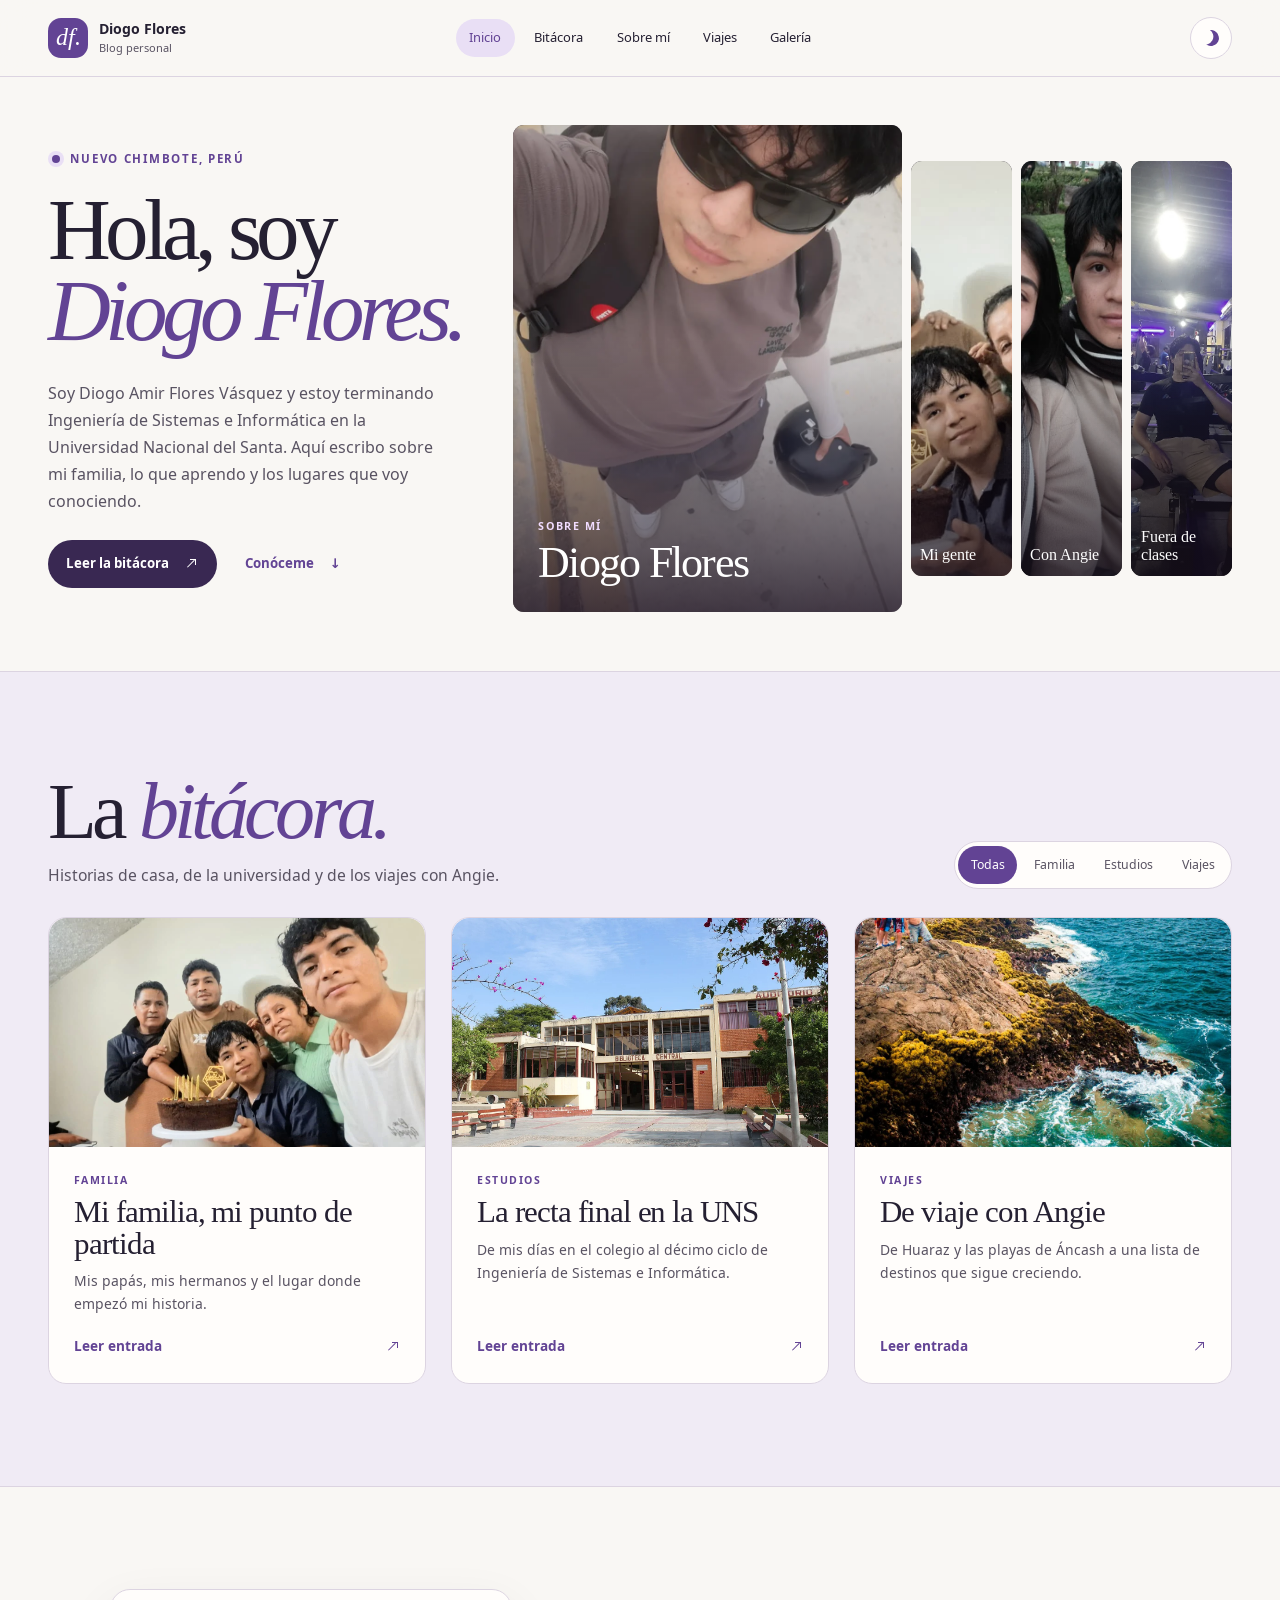
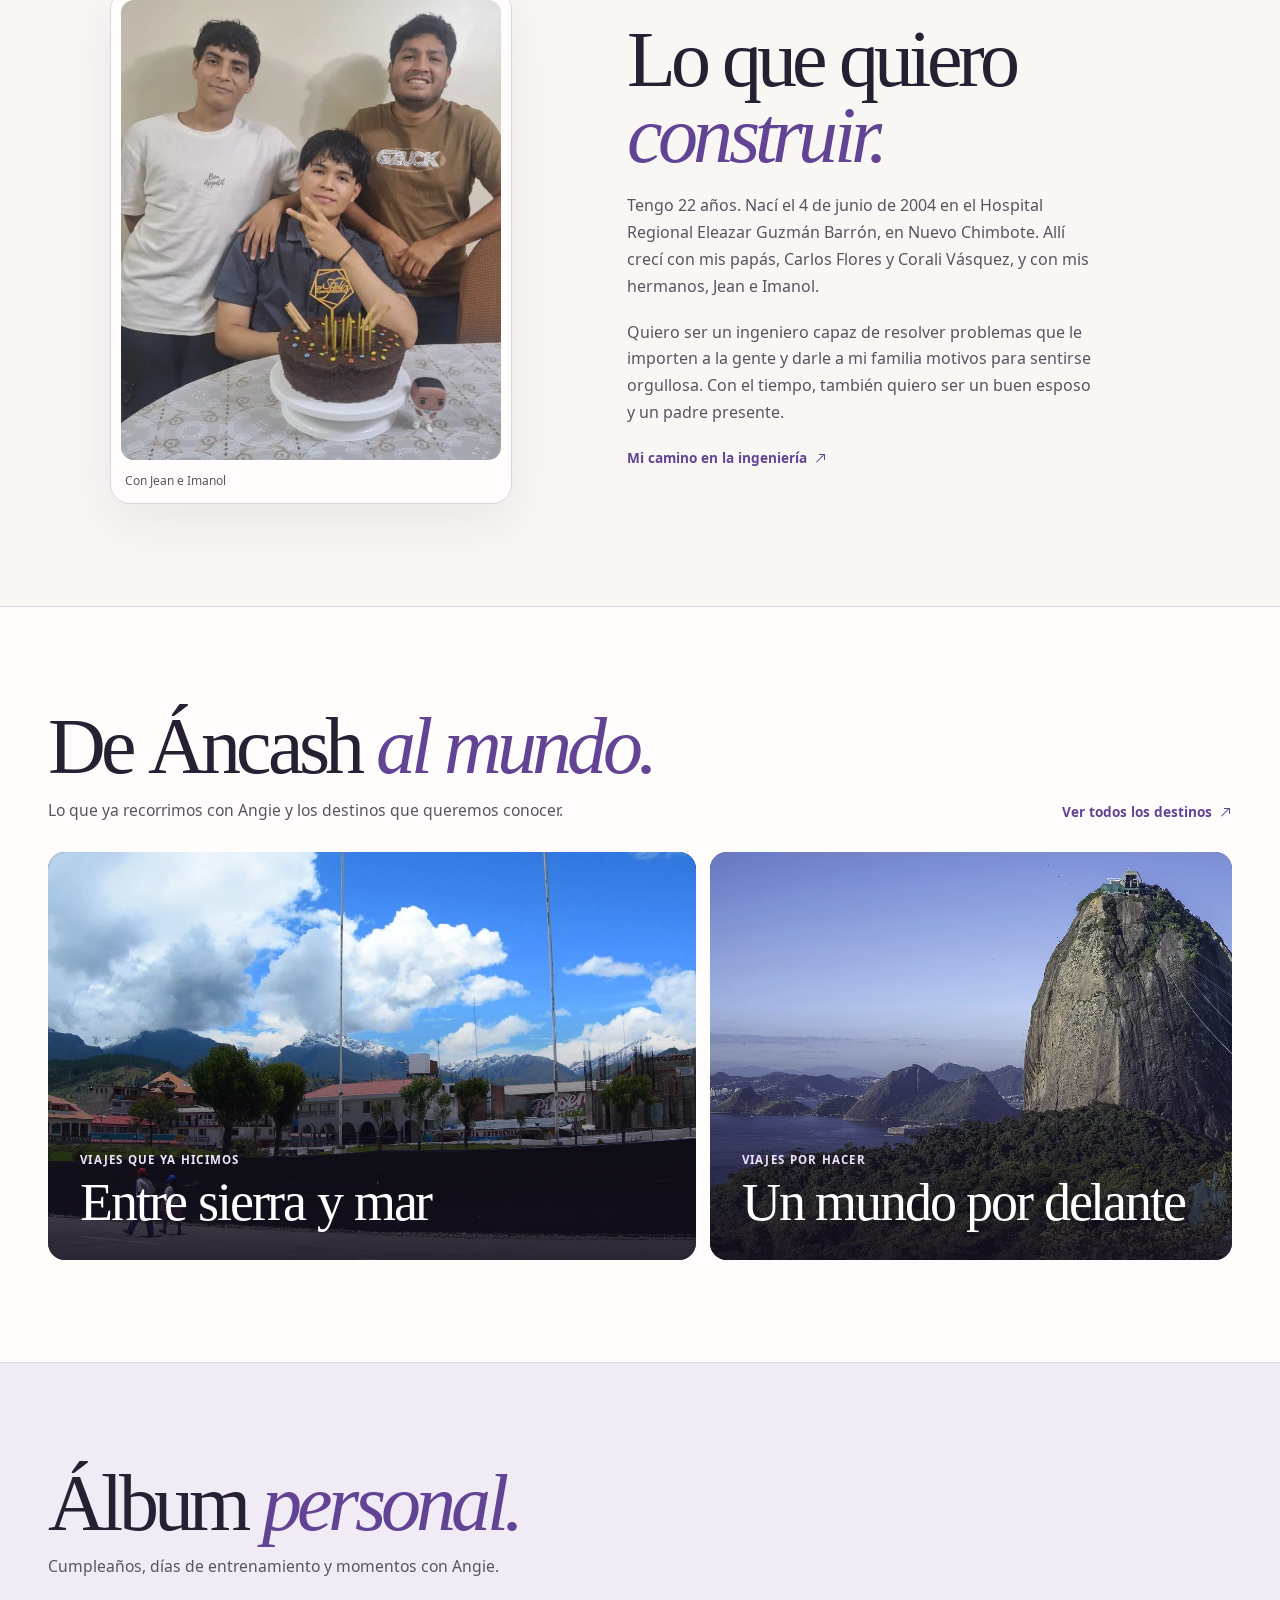
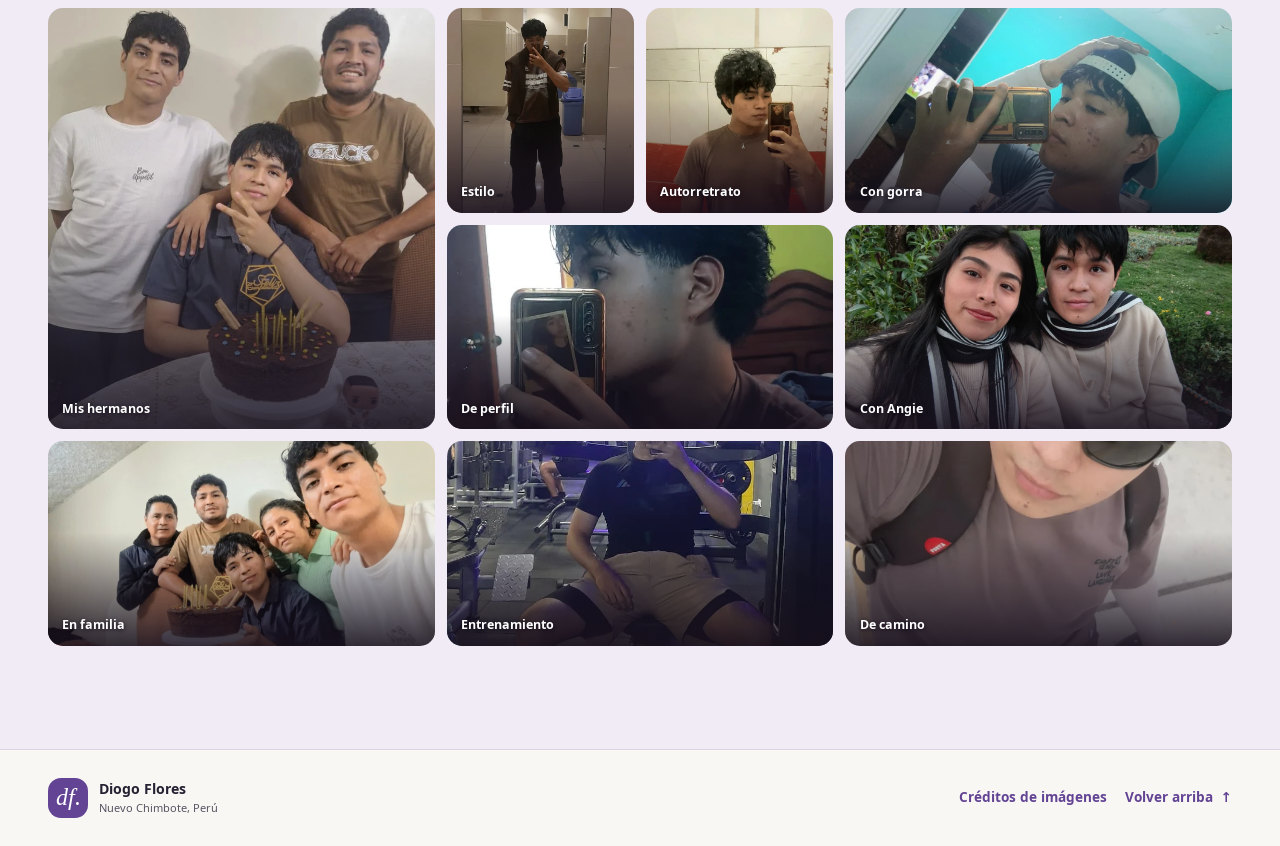
<file: public/index.html>
<!doctype html>
<html lang="es-PE">
<head>
  <meta charset="utf-8">
  <meta name="viewport" content="width=device-width, initial-scale=1">
  <meta name="description" content="La bitácora personal de Diogo Amir Flores Vásquez. Familia, Ingeniería de Sistemas y viajes desde Nuevo Chimbote, Perú.">
  <meta name="theme-color" content="#f9f7f4">
  <link rel="icon" href="./assets/icon.svg" type="image/svg+xml">
  <link rel="stylesheet" href="./assets/styles.css">
  <script src="./assets/theme.js"></script>
  <script src="./assets/site.js" defer></script>
  <title>Diogo Flores | Blog personal</title>
</head>
<body>
  <a class="skip-link" href="#contenido">Saltar al contenido</a>
  <div id="inicio" class="page-top"></div>
  <header class="site-header">
    <div class="wrap topbar">
      <a class="brand" href="#inicio" aria-label="Diogo Flores, inicio"><span class="brand-mark" aria-hidden="true">df.</span><span>Diogo Flores<small>Blog personal</small></span></a>
      <nav class="site-nav" id="navegacion" aria-label="Navegación principal">
        <a href="#inicio" aria-current="location">Inicio</a><a href="#bitacora">Bitácora</a><a href="#sobre-mi">Sobre mí</a><a href="#viajes">Viajes</a><a href="#galeria">Galería</a>
      </nav>
      <div class="header-actions">
        <button class="icon-button theme-button" type="button" aria-label="Activar tema oscuro" aria-pressed="false" hidden><span class="theme-icon" aria-hidden="true"></span></button>
        <button class="icon-button menu-button" type="button" aria-label="Abrir menú" aria-controls="navegacion" aria-expanded="false" hidden><span class="menu-icon" aria-hidden="true"></span></button>
      </div>
    </div>
    <span class="progress" aria-hidden="true"></span>
  </header>
  <main id="contenido">
    <section class="wrap hero" aria-labelledby="hero-title">
      <div class="hero-copy">
        <p class="location"><span class="location-dot" aria-hidden="true"></span> NUEVO CHIMBOTE, PERÚ</p>
        <h1 id="hero-title">Hola, soy<br><em>Diogo Flores.</em></h1>
        <p class="hero-intro">Soy Diogo Amir Flores Vásquez y estoy terminando Ingeniería de Sistemas e Informática en la Universidad Nacional del Santa. Aquí escribo sobre mi familia, lo que aprendo y los lugares que voy conociendo.</p>
        <div class="hero-actions">
          <a class="button button-primary" href="#bitacora">Leer la bitácora <span class="arrow-diagonal" aria-hidden="true"></span></a>
          <a class="button button-text" href="#sobre-mi">Conóceme <span aria-hidden="true">↓</span></a>
        </div>
      </div>
      <div class="feature-rack" aria-label="Momentos destacados">
        <a class="feature-panel feature-diogo is-active" href="#sobre-mi" aria-label="Diogo Flores, sobre mí">
          <img src="./assets/diogo.webp" alt="" width="860" height="1078" fetchpriority="high">
          <span class="feature-caption"><span>Sobre mí</span><strong>Diogo Flores</strong></span>
        </a>
        <a class="feature-panel feature-family" href="./bitacora/mi-familia.html" aria-label="Mi familia, leer entrada">
          <img src="./assets/familia.webp" alt="" width="1280" height="720">
          <span class="feature-caption"><span>Familia</span><strong>Mi gente</strong></span>
        </a>
        <a class="feature-panel feature-angie" href="./bitacora/viajes-con-angie.html" aria-label="Con Angie, leer entrada de viajes">
          <img src="./assets/angie.webp" alt="" width="1280" height="960">
          <span class="feature-caption"><span>Viajes</span><strong>Con Angie</strong></span>
        </a>
        <a class="feature-panel feature-gym" href="#galeria" aria-label="Fuera de clases, abrir el álbum">
          <img src="./assets/entreno.webp" alt="" width="720" height="1280">
          <span class="feature-caption"><span>Álbum personal</span><strong>Fuera de clases</strong></span>
        </a>
      </div>
    </section>

    <section class="stories section-pad" id="bitacora" aria-labelledby="stories-title">
      <div class="wrap">
        <div class="section-header reveal">
          <div><h2 id="stories-title">La <em>bitácora.</em></h2><p>Historias de casa, de la universidad y de los viajes con Angie.</p></div>
          <div class="filters" role="group" aria-label="Filtrar entradas" hidden>
            <button type="button" data-filter="todas" aria-pressed="true">Todas</button>
            <button type="button" data-filter="familia" aria-pressed="false">Familia</button>
            <button type="button" data-filter="estudios" aria-pressed="false">Estudios</button>
            <button type="button" data-filter="viajes" aria-pressed="false">Viajes</button>
          </div>
        </div>
        <p class="sr-only" id="filter-result" aria-live="polite"></p>
        <div class="story-grid">
          <article class="story-card reveal" data-category="familia">
            <a href="./bitacora/mi-familia.html" aria-labelledby="story-family">
              <div class="story-photo photo-family"><img src="./assets/familia.webp" alt="Una celebración de cumpleaños con mi familia" width="1280" height="720" loading="lazy"></div>
              <div class="story-copy"><p class="story-topic">Familia</p><h3 id="story-family">Mi familia, mi punto de partida</h3><p>Mis papás, mis hermanos y el lugar donde empezó mi historia.</p><span class="story-open">Leer entrada <span class="arrow-diagonal" aria-hidden="true"></span></span></div>
            </a>
          </article>
          <article class="story-card reveal" data-category="estudios">
            <a href="./bitacora/en-la-uns.html" aria-labelledby="story-uns">
              <div class="story-photo photo-uns"><img src="./assets/lugares/uns.webp" width="1280" height="853" alt="Vista exterior de la Biblioteca Central de la Universidad Nacional del Santa" loading="lazy"></div>
              <div class="story-copy"><p class="story-topic">Estudios</p><h3 id="story-uns">La recta final en la UNS</h3><p>De mis días en el colegio al décimo ciclo de Ingeniería de Sistemas e Informática.</p><span class="story-open">Leer entrada <span class="arrow-diagonal" aria-hidden="true"></span></span></div>
            </a>
          </article>
          <article class="story-card reveal" data-category="viajes">
            <a href="./bitacora/viajes-con-angie.html" aria-labelledby="story-travel">
              <div class="story-photo photo-travel"><img src="./assets/lugares/tuquillo.webp" width="958" height="1440" alt="Pozas naturales en la zona de Tuquillo, Huarmey" loading="lazy"></div>
              <div class="story-copy"><p class="story-topic">Viajes</p><h3 id="story-travel">De viaje con Angie</h3><p>De Huaraz y las playas de Áncash a una lista de destinos que sigue creciendo.</p><span class="story-open">Leer entrada <span class="arrow-diagonal" aria-hidden="true"></span></span></div>
            </a>
          </article>
        </div>
      </div>
    </section>

    <section class="wrap about section-pad" id="sobre-mi" aria-labelledby="about-title">
      <figure class="about-photo reveal">
        <img src="./assets/hermanos.webp" alt="Diogo con sus hermanos, Jean e Imanol, en una celebración familiar" width="720" height="1280" loading="lazy">
        <figcaption>Con Jean e Imanol</figcaption>
      </figure>
      <div class="about-copy reveal">
        <h2 id="about-title">Lo que quiero<br><em>construir.</em></h2>
        <p>Tengo 22 años. Nací el 4 de junio de 2004 en el Hospital Regional Eleazar Guzmán Barrón, en Nuevo Chimbote. Allí crecí con mis papás, Carlos Flores y Corali Vásquez, y con mis hermanos, Jean e Imanol.</p>
        <p>Quiero ser un ingeniero capaz de resolver problemas que le importen a la gente y darle a mi familia motivos para sentirse orgullosa. Con el tiempo, también quiero ser un buen esposo y un padre presente.</p>
        <a class="inline-link" href="./bitacora/en-la-uns.html">Mi camino en la ingeniería <span class="arrow-diagonal" aria-hidden="true"></span></a>
      </div>
    </section>

    <section class="travel-preview section-pad" id="viajes" aria-labelledby="travel-title">
      <div class="wrap">
        <div class="section-header reveal">
          <div><h2 id="travel-title">De Áncash <em>al mundo.</em></h2><p>Lo que ya recorrimos con Angie y los destinos que queremos conocer.</p></div>
          <a class="inline-link" href="./bitacora/viajes-con-angie.html">Ver todos los destinos <span class="arrow-diagonal" aria-hidden="true"></span></a>
        </div>
        <div class="travel-preview-grid reveal">
          <a class="travel-feature" href="./bitacora/viajes-con-angie.html#ancash">
            <img src="./assets/lugares/huaraz.webp" width="1229" height="922" alt="" loading="lazy">
            <span><small>Viajes que ya hicimos</small><strong>Entre sierra y mar</strong></span>
          </a>
          <a class="travel-feature travel-feature-brazil" href="./bitacora/viajes-con-angie.html#pendientes">
            <img src="./assets/lugares/brasil.webp" width="1280" height="792" alt="" loading="lazy">
            <span><small>Viajes por hacer</small><strong>Un mundo por delante</strong></span>
          </a>
        </div>
      </div>
    </section>

    <section class="gallery section-pad" id="galeria" aria-labelledby="gallery-title">
      <div class="wrap">
        <div class="section-header reveal">
          <div><h2 id="gallery-title">Álbum <em>personal.</em></h2><p>Cumpleaños, días de entrenamiento y momentos con Angie.</p></div>
        </div>
        <div class="gallery-grid reveal">
          <a class="gallery-tile tile-brothers" href="./assets/hermanos.webp" data-caption="Con mis hermanos, Jean e Imanol"><img src="./assets/hermanos.webp" alt="Con mis hermanos, Jean e Imanol" width="720" height="1280" loading="lazy"><span>Mis hermanos</span></a>
          <a class="gallery-tile tile-style" href="./assets/estilo.webp" data-caption="Un autorretrato de cuerpo entero"><img src="./assets/estilo.webp" alt="Un autorretrato de cuerpo entero" width="720" height="1280" loading="lazy"><span>Estilo</span></a>
          <a class="gallery-tile tile-portrait" href="./assets/retrato.webp" data-caption="Un autorretrato frente al espejo"><img src="./assets/retrato.webp" alt="Un autorretrato frente al espejo" width="720" height="1280" loading="lazy"><span>Autorretrato</span></a>
          <a class="gallery-tile tile-cap" href="./assets/gorra.webp" data-caption="Un retrato con gorra"><img src="./assets/gorra.webp" alt="Un retrato con gorra" width="1280" height="921" loading="lazy"><span>Con gorra</span></a>
          <a class="gallery-tile tile-profile" href="./assets/perfil.webp" data-caption="Un autorretrato de perfil"><img src="./assets/perfil.webp" alt="Un autorretrato de perfil" width="719" height="1280" loading="lazy"><span>De perfil</span></a>
          <a class="gallery-tile tile-angie" href="./assets/angie.webp" data-caption="Un día con Angie"><img src="./assets/angie.webp" alt="Un día con Angie" width="1280" height="960" loading="lazy"><span>Con Angie</span></a>
          <a class="gallery-tile tile-family" href="./assets/familia.webp" data-caption="Una celebración en familia"><img src="./assets/familia.webp" alt="Una celebración en familia" width="1280" height="720" loading="lazy"><span>En familia</span></a>
          <a class="gallery-tile tile-gym" href="./assets/entreno.webp" data-caption="Un día de entrenamiento"><img src="./assets/entreno.webp" alt="Un día de entrenamiento" width="720" height="1280" loading="lazy"><span>Entrenamiento</span></a>
          <a class="gallery-tile tile-out" href="./assets/diogo.webp" data-caption="De camino, con el casco en la mano"><img src="./assets/diogo.webp" alt="De camino, con el casco en la mano" width="860" height="1078" loading="lazy"><span>De camino</span></a>
        </div>
      </div>
      <dialog class="lightbox" aria-label="Álbum de fotos">
        <div class="lightbox-panel">
          <button class="lightbox-close" type="button" aria-label="Cerrar foto" autofocus>×</button>
          <figure><img src="./assets/familia.webp" loading="lazy" alt=""><figcaption aria-live="polite"></figcaption></figure>
          <div class="lightbox-controls"><button type="button" data-photo-step="-1" aria-label="Foto anterior">←</button><span class="photo-count" aria-hidden="true"></span><button type="button" data-photo-step="1" aria-label="Foto siguiente">→</button></div>
        </div>
      </dialog>
    </section>
  </main>
  <footer class="site-footer">
    <div class="wrap footer-inner">
      <a class="brand" href="#inicio" aria-label="Diogo Flores, inicio"><span class="brand-mark" aria-hidden="true">df.</span><span>Diogo Flores<small>Nuevo Chimbote, Perú</small></span></a>
      <div class="footer-links"><a class="inline-link" href="./creditos.html">Créditos de imágenes</a><a class="inline-link" href="#inicio">Volver arriba <span aria-hidden="true">↑</span></a></div>
    </div>
  </footer>
</body>
</html>
</file>
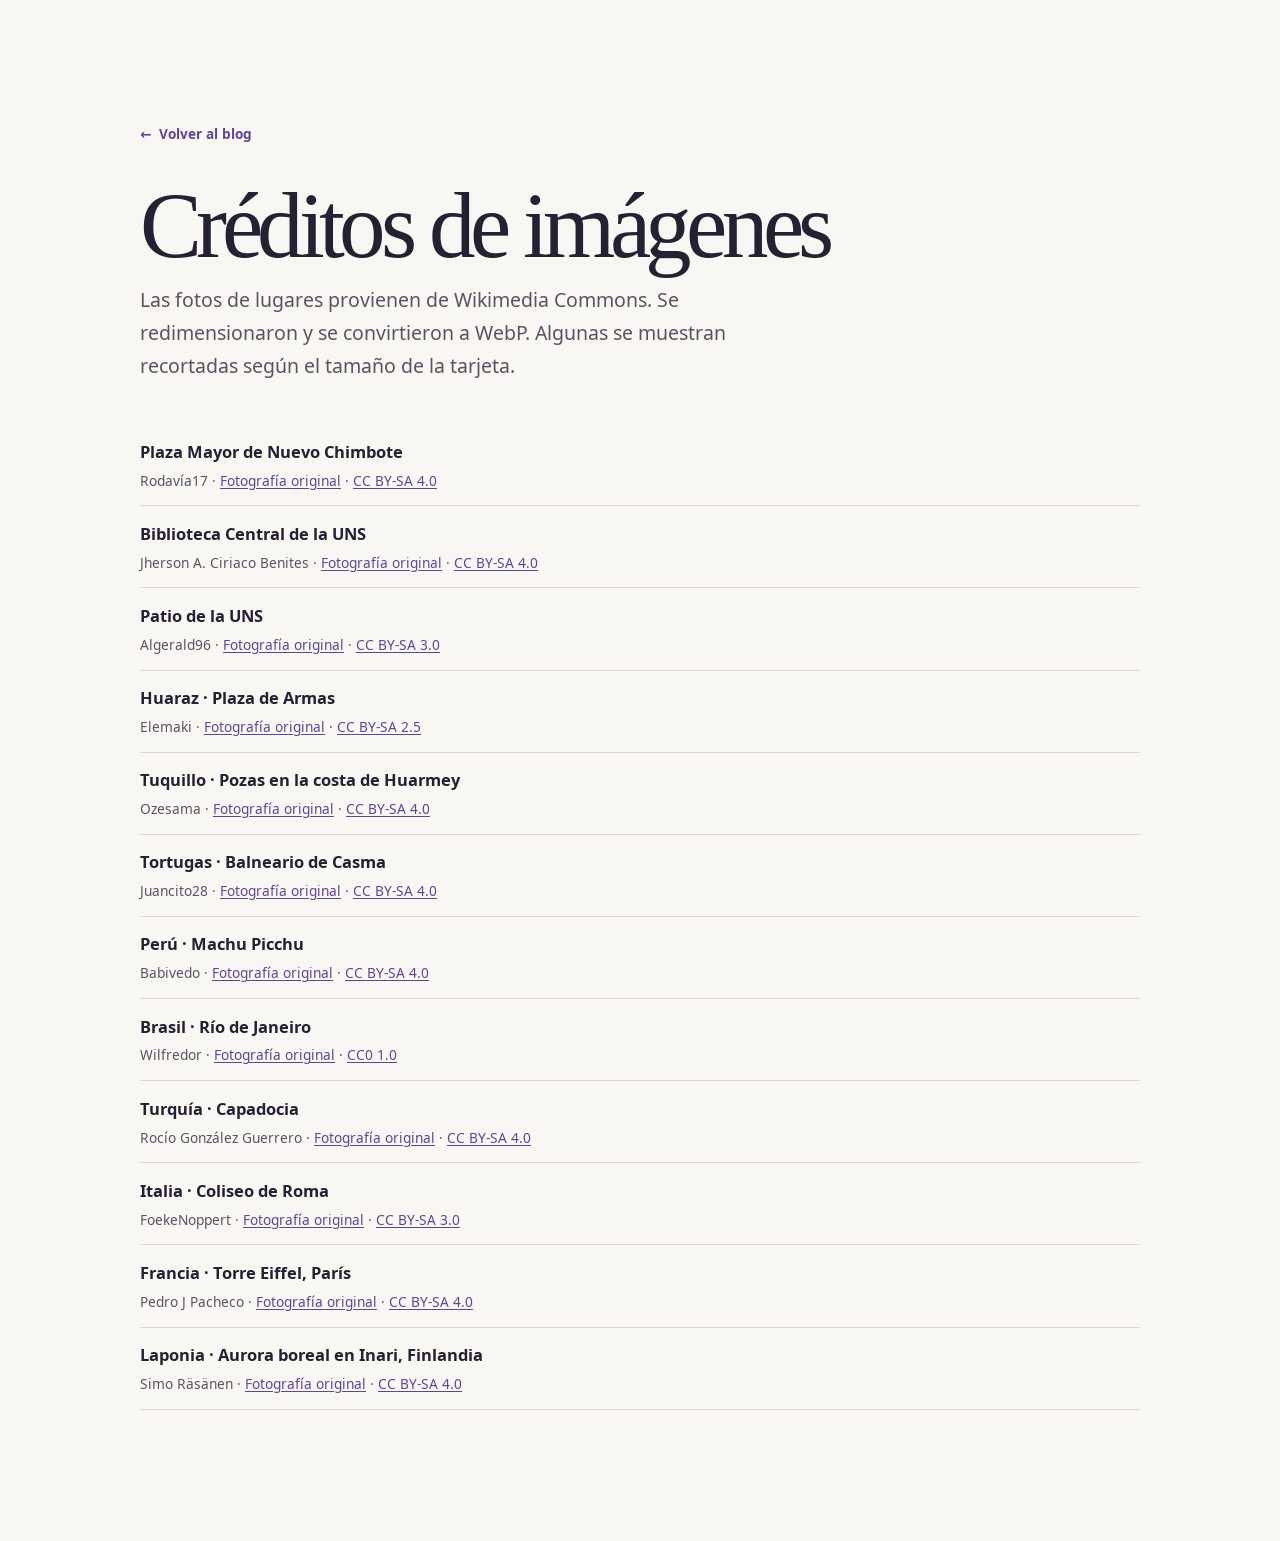
<file: public/creditos.html>
<!doctype html>
<html lang="es-PE">
<head>
  <meta charset="utf-8">
  <meta name="viewport" content="width=device-width, initial-scale=1">
  <meta name="description" content="Fuentes y licencias de las fotos de lugares que acompañan el blog personal de Diogo Flores.">
  <meta name="theme-color" content="#f9f7f4">
  <link rel="icon" href="./assets/icon.svg" type="image/svg+xml">
  <link rel="stylesheet" href="./assets/styles.css">
  <script src="./assets/theme.js"></script>
  <title>Créditos de imágenes | Diogo Flores</title>
</head>
<body>
  <main class="wrap post">
    <header class="post-heading">
      <a class="inline-link" href="./index.html"><span aria-hidden="true">←</span> Volver al blog</a>
      <h1>Créditos de imágenes</h1>
      <p class="post-lead">Las fotos de lugares provienen de Wikimedia Commons. Se redimensionaron y se convirtieron a WebP. Algunas se muestran recortadas según el tamaño de la tarjeta.</p>
    </header>
    <div class="post-body">
      <ul class="credits-list">
        <li><strong>Plaza Mayor de Nuevo Chimbote</strong><small>Rodavía17 · <a href="https://commons.wikimedia.org/wiki/File:Catedral_de_Chimbote_-_Di%C3%B3cesis.jpg">Fotografía original</a> · <a href="https://creativecommons.org/licenses/by-sa/4.0/">CC BY-SA 4.0</a></small></li>
        <li><strong>Biblioteca Central de la UNS</strong><small>Jherson A. Ciriaco Benites · <a href="https://commons.wikimedia.org/wiki/File:Biblioteca_Central_de_la_Universidad_Nacional_del_Santa.jpg">Fotografía original</a> · <a href="https://creativecommons.org/licenses/by-sa/4.0/">CC BY-SA 4.0</a></small></li>
        <li><strong>Patio de la UNS</strong><small>Algerald96 · <a href="https://commons.wikimedia.org/wiki/File:Patio_de_la_UNS.jpg">Fotografía original</a> · <a href="https://creativecommons.org/licenses/by-sa/3.0/">CC BY-SA 3.0</a></small></li>
        <li><strong>Huaraz · Plaza de Armas</strong><small>Elemaki · <a href="https://commons.wikimedia.org/wiki/File:Plaza_de_armas_de_Huaraz.jpg">Fotografía original</a> · <a href="https://creativecommons.org/licenses/by-sa/2.5/">CC BY-SA 2.5</a></small></li>
        <li><strong>Tuquillo · Pozas en la costa de Huarmey</strong><small>Ozesama · <a href="https://commons.wikimedia.org/wiki/File:Playas_de_Huarmey%2C_Pocitas.jpg">Fotografía original</a> · <a href="https://creativecommons.org/licenses/by-sa/4.0/">CC BY-SA 4.0</a></small></li>
        <li><strong>Tortugas · Balneario de Casma</strong><small>Juancito28 · <a href="https://commons.wikimedia.org/wiki/File:Vista_del_Balneario_Tortugas_lado_norte.jpg">Fotografía original</a> · <a href="https://creativecommons.org/licenses/by-sa/4.0/">CC BY-SA 4.0</a></small></li>
        <li><strong>Perú · Machu Picchu</strong><small>Babivedo · <a href="https://commons.wikimedia.org/wiki/File:MachuPicchu.png">Fotografía original</a> · <a href="https://creativecommons.org/licenses/by-sa/4.0/">CC BY-SA 4.0</a></small></li>
        <li><strong>Brasil · Río de Janeiro</strong><small>Wilfredor · <a href="https://commons.wikimedia.org/wiki/File:Sugarloaf_Mountain%2C_Rio_de_Janeiro%2C_Brazil.jpg">Fotografía original</a> · <a href="https://creativecommons.org/publicdomain/zero/1.0/">CC0 1.0</a></small></li>
        <li><strong>Turquía · Capadocia</strong><small>Rocío González Guerrero · <a href="https://commons.wikimedia.org/wiki/File:Capadocia%2CTurqu%C3%ADa.jpg">Fotografía original</a> · <a href="https://creativecommons.org/licenses/by-sa/4.0/">CC BY-SA 4.0</a></small></li>
        <li><strong>Italia · Coliseo de Roma</strong><small>FoekeNoppert · <a href="https://commons.wikimedia.org/wiki/File:Colosseum_exterior.jpg">Fotografía original</a> · <a href="https://creativecommons.org/licenses/by-sa/3.0/">CC BY-SA 3.0</a></small></li>
        <li><strong>Francia · Torre Eiffel, París</strong><small>Pedro J Pacheco · <a href="https://commons.wikimedia.org/wiki/File:Torre_Eiffel_desde_Trocadero.jpg">Fotografía original</a> · <a href="https://creativecommons.org/licenses/by-sa/4.0/">CC BY-SA 4.0</a></small></li>
        <li><strong>Laponia · Aurora boreal en Inari, Finlandia</strong><small>Simo Räsänen · <a href="https://commons.wikimedia.org/wiki/File:Northern_lights_bands_with_gentle_rays_above_Vuopajanniemi%2C_Inari%2C_Lapland%2C_Finland%2C_2018_March.jpg">Fotografía original</a> · <a href="https://creativecommons.org/licenses/by-sa/4.0/">CC BY-SA 4.0</a></small></li>
      </ul>
    </div>
  </main>
</body>
</html>
</file>
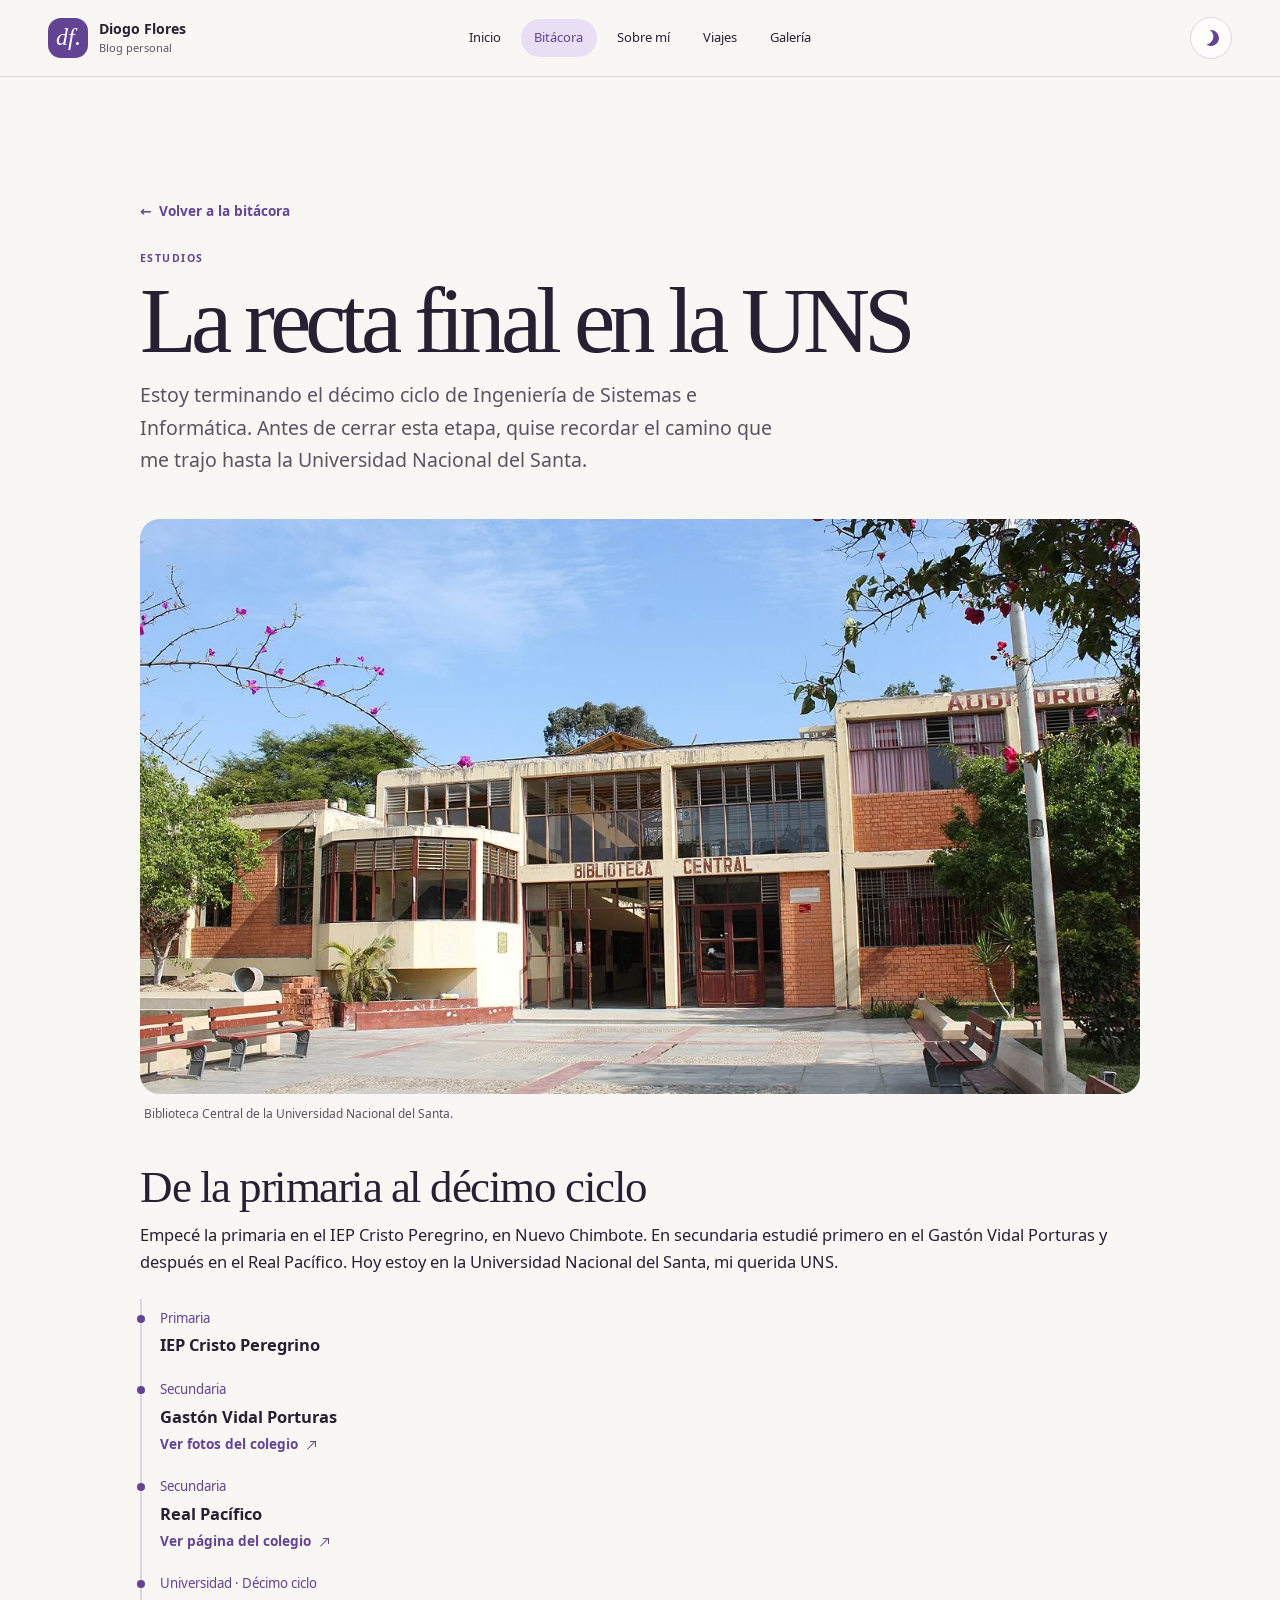
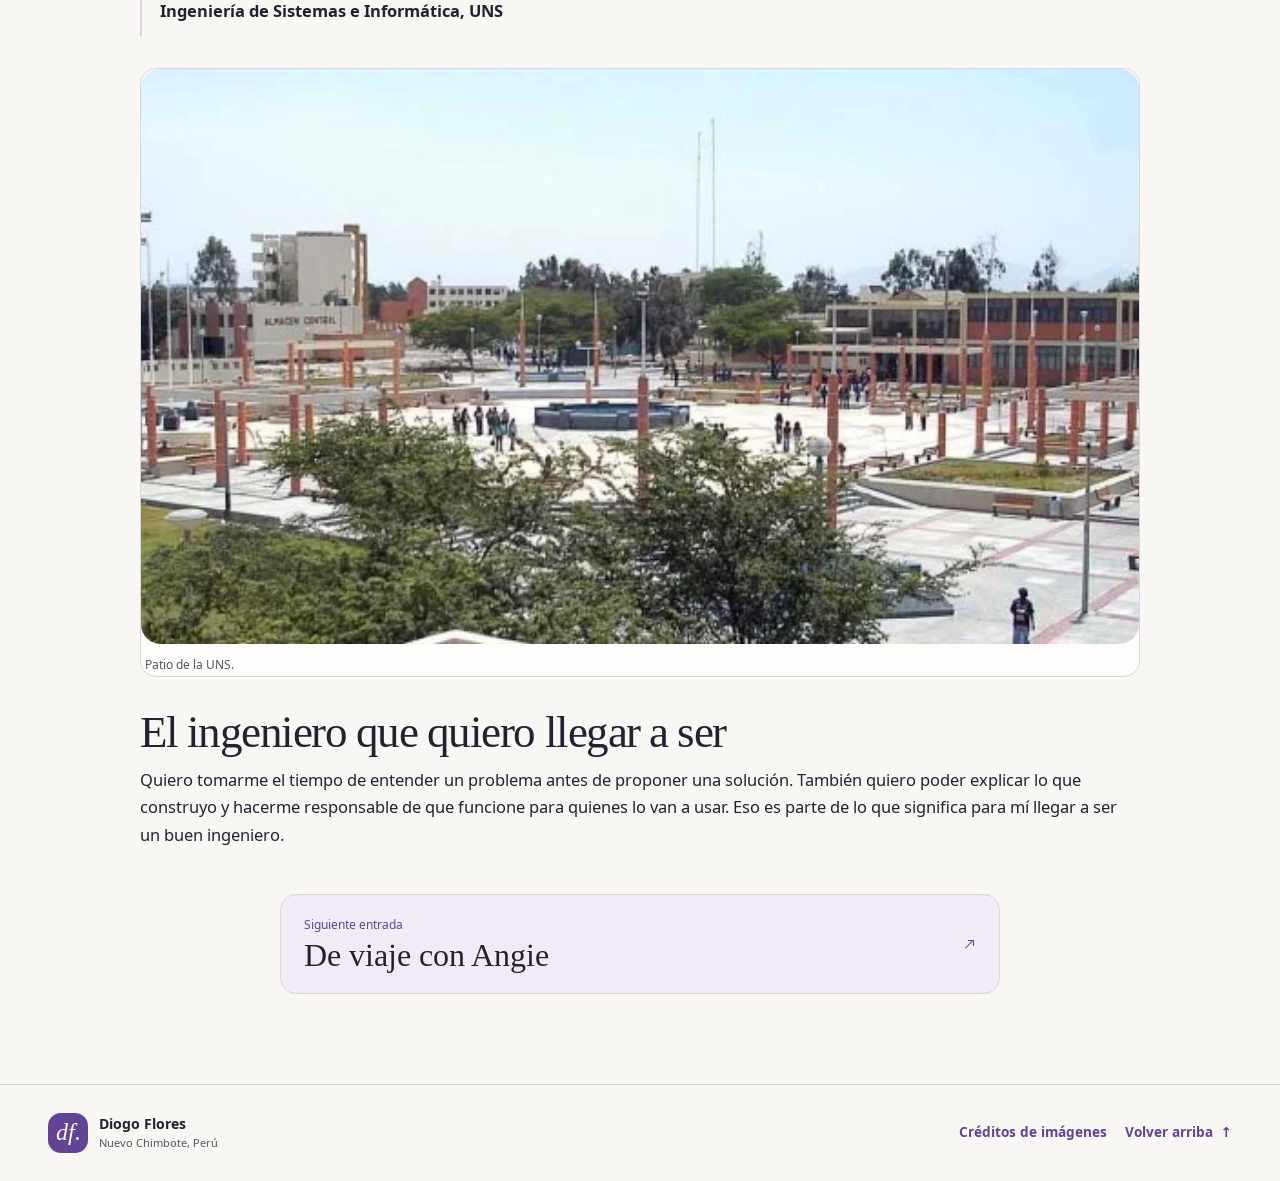
<file: public/bitacora/en-la-uns.html>
<!doctype html>
<html lang="es-PE">
<head>
  <meta charset="utf-8">
  <meta name="viewport" content="width=device-width, initial-scale=1">
  <meta name="description" content="Estoy terminando el décimo ciclo de Ingeniería de Sistemas e Informática. Antes de cerrar esta etapa, quise recordar el camino que me trajo hasta la Universidad Nacional del Santa.">
  <meta name="theme-color" content="#f9f7f4">
  <link rel="icon" href="../assets/icon.svg" type="image/svg+xml">
  <link rel="stylesheet" href="../assets/styles.css">
  <script src="../assets/theme.js"></script>
  <script src="../assets/site.js" defer></script>
  <title>La recta final en la UNS | Diogo Flores</title>
</head>
<body class="article-page article-uns">
  <a class="skip-link" href="#contenido">Saltar al contenido</a>
  <div id="inicio" class="page-top"></div>
  <header class="site-header">
    <div class="wrap topbar">
      <a class="brand" href="../index.html#inicio" aria-label="Diogo Flores, inicio"><span class="brand-mark" aria-hidden="true">df.</span><span>Diogo Flores<small>Blog personal</small></span></a>
      <nav class="site-nav" id="navegacion" aria-label="Navegación principal">
        <a href="../index.html#inicio">Inicio</a><a href="../index.html#bitacora" aria-current="true">Bitácora</a><a href="../index.html#sobre-mi">Sobre mí</a><a href="../index.html#viajes">Viajes</a><a href="../index.html#galeria">Galería</a>
      </nav>
      <div class="header-actions">
        <button class="icon-button theme-button" type="button" aria-label="Activar tema oscuro" aria-pressed="false" hidden><span class="theme-icon" aria-hidden="true"></span></button>
        <button class="icon-button menu-button" type="button" aria-label="Abrir menú" aria-controls="navegacion" aria-expanded="false" hidden><span class="menu-icon" aria-hidden="true"></span></button>
      </div>
    </div>
    <span class="progress" aria-hidden="true"></span>
  </header>
  <main id="contenido">
    <article class="wrap post">
      <header class="post-heading">
        <a class="inline-link" href="../index.html#bitacora"><span aria-hidden="true">←</span> Volver a la bitácora</a>
        <p class="story-topic">Estudios</p>
        <h1>La recta final en la UNS</h1>
        <p class="post-lead">Estoy terminando el décimo ciclo de Ingeniería de Sistemas e Informática. Antes de cerrar esta etapa, quise recordar el camino que me trajo hasta la Universidad Nacional del Santa.</p>
      </header>
      <figure class="post-photo">
        <img src="../assets/lugares/uns.webp" alt="Vista exterior de la Biblioteca Central de la Universidad Nacional del Santa" width="1280" height="853" fetchpriority="high">
        <figcaption>Biblioteca Central de la Universidad Nacional del Santa.</figcaption>
      </figure>
      <div class="post-body">
        <h2>De la primaria al décimo ciclo</h2>
        <p>Empecé la primaria en el IEP Cristo Peregrino, en Nuevo Chimbote. En secundaria estudié primero en el Gastón Vidal Porturas y después en el Real Pacífico. Hoy estoy en la Universidad Nacional del Santa, mi querida UNS.</p>
        <ol class="timeline">
          <li><span>Primaria</span><strong>IEP Cristo Peregrino</strong></li>
          <li><span>Secundaria</span><strong>Gastón Vidal Porturas</strong><a class="inline-link" href="https://www.gob.pe/institucion/regionancash/noticias/926047-vicegobernadora-acompana-a-presidenta-de-la-republica-dina-boluarte-en-inauguracion-de-instituciones-educativas-en-nuevo-chimbote">Ver fotos del colegio <span class="arrow-diagonal" aria-hidden="true"></span></a></li>
          <li><span>Secundaria</span><strong>Real Pacífico</strong><a class="inline-link" href="https://www.facebook.com/colegiorealpacifico/">Ver página del colegio <span class="arrow-diagonal" aria-hidden="true"></span></a></li>
          <li><span>Universidad · Décimo ciclo</span><strong>Ingeniería de Sistemas e Informática, UNS</strong></li>
        </ol>
        <figure class="post-photo institution-photo">
          <img src="../assets/lugares/patio-uns.webp" alt="Vista panorámica de un patio del campus de la UNS" width="960" height="316" loading="lazy">
          <figcaption>Patio de la UNS.</figcaption>
        </figure>
        <h2>El ingeniero que quiero llegar a ser</h2>
        <p>Quiero tomarme el tiempo de entender un problema antes de proponer una solución. También quiero poder explicar lo que construyo y hacerme responsable de que funcione para quienes lo van a usar. Eso es parte de lo que significa para mí llegar a ser un buen ingeniero.</p>
      </div>
      <nav class="next-post" aria-label="Seguir leyendo">
        <a href="./viajes-con-angie.html"><span>Siguiente entrada</span><strong>De viaje con Angie</strong><span class="next-arrow arrow-diagonal" aria-hidden="true"></span></a>
      </nav>
    </article>
  </main>
  <footer class="site-footer">
    <div class="wrap footer-inner">
      <a class="brand" href="../index.html#inicio" aria-label="Diogo Flores, inicio"><span class="brand-mark" aria-hidden="true">df.</span><span>Diogo Flores<small>Nuevo Chimbote, Perú</small></span></a>
      <div class="footer-links"><a class="inline-link" href="../creditos.html">Créditos de imágenes</a><a class="inline-link" href="#inicio">Volver arriba <span aria-hidden="true">↑</span></a></div>
    </div>
  </footer>
</body>
</html>
</file>
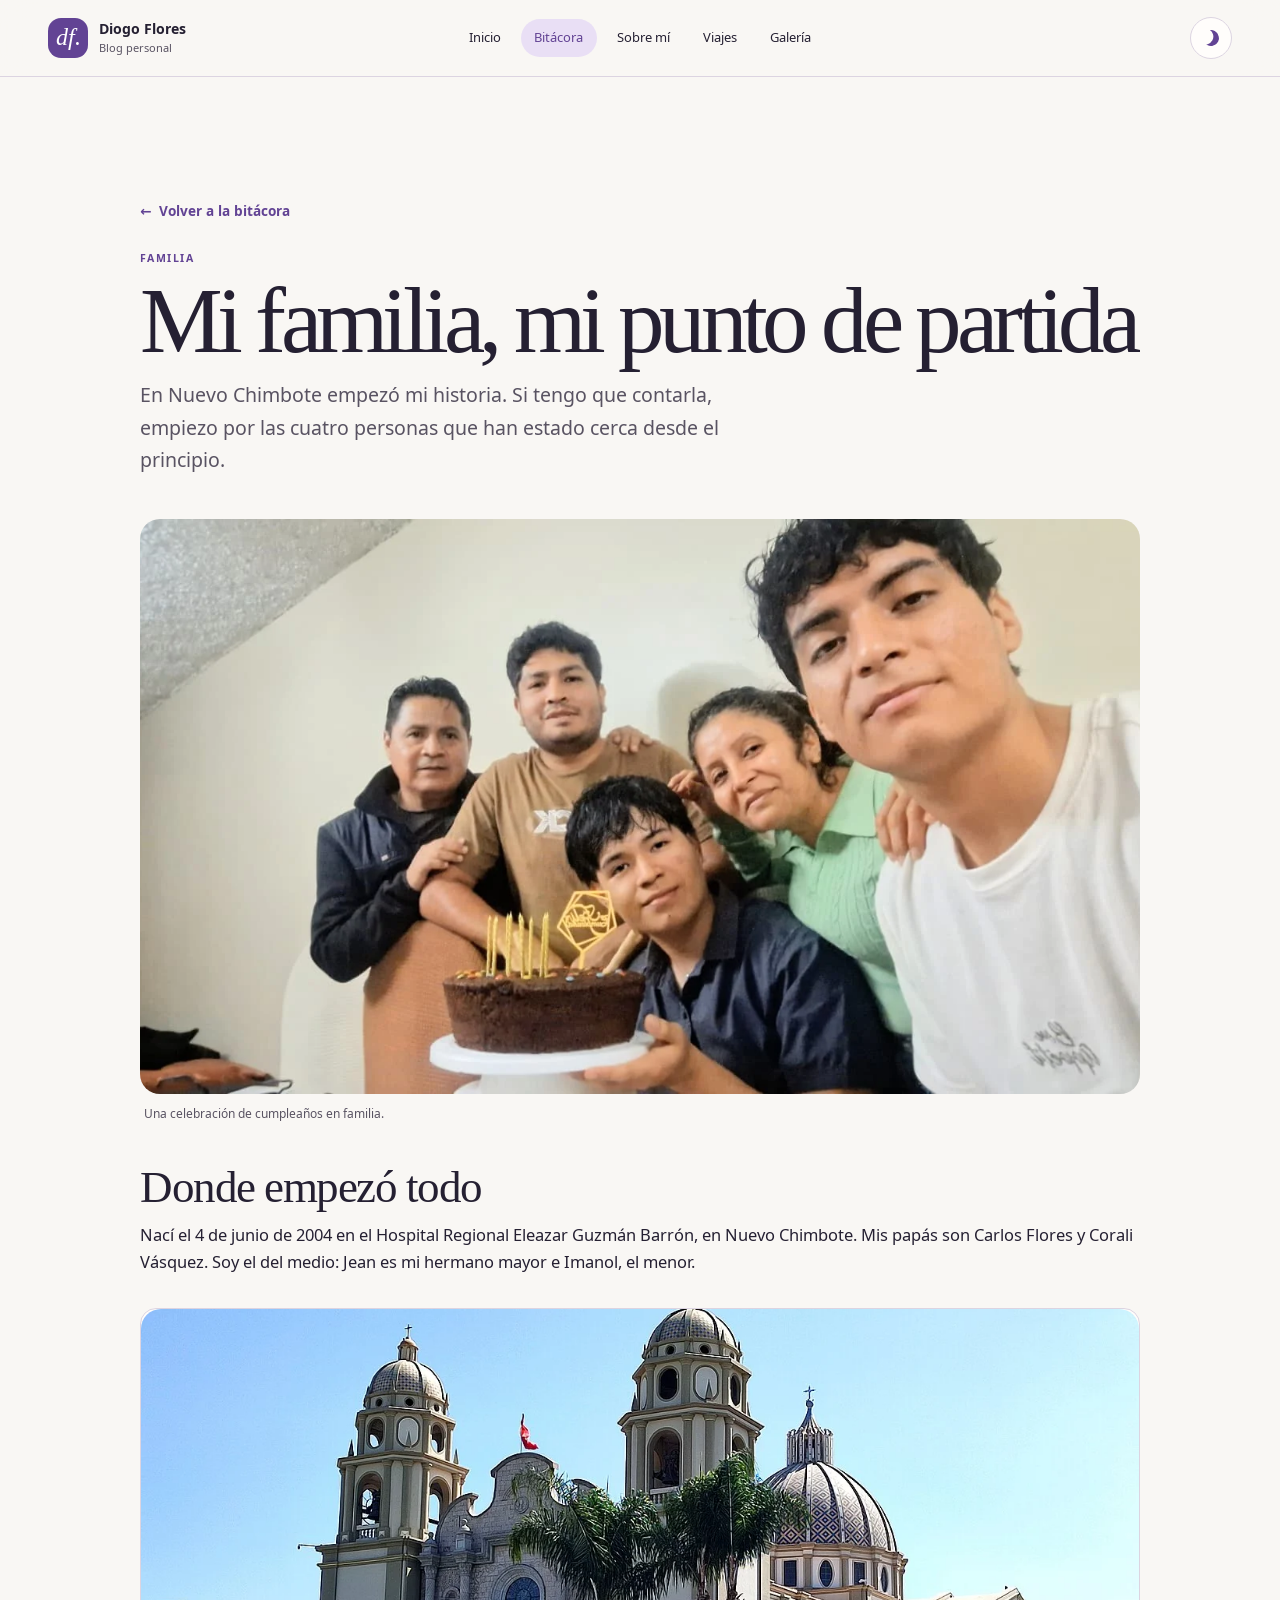
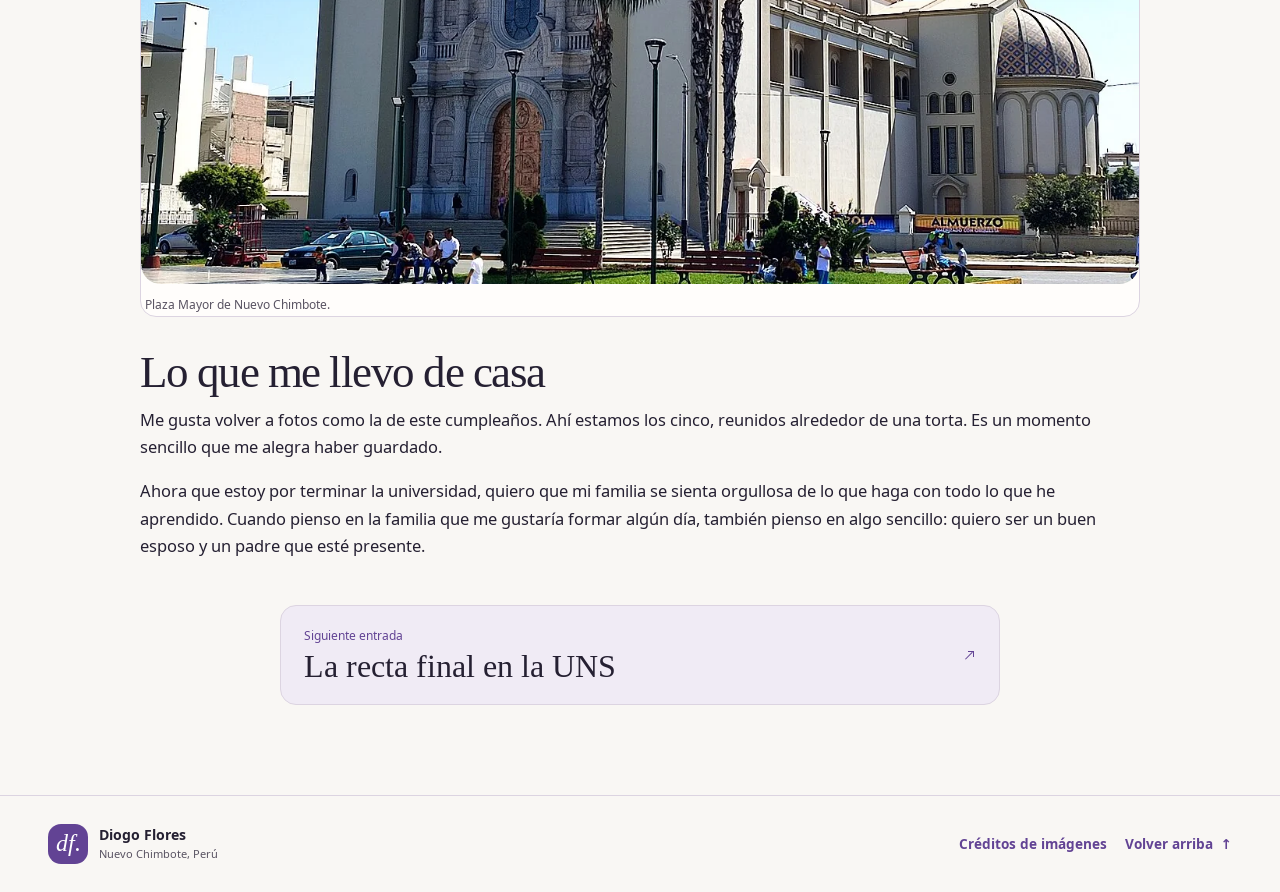
<file: public/bitacora/mi-familia.html>
<!doctype html>
<html lang="es-PE">
<head>
  <meta charset="utf-8">
  <meta name="viewport" content="width=device-width, initial-scale=1">
  <meta name="description" content="En Nuevo Chimbote empezó mi historia. Si tengo que contarla, empiezo por las cuatro personas que han estado cerca desde el principio.">
  <meta name="theme-color" content="#f9f7f4">
  <link rel="icon" href="../assets/icon.svg" type="image/svg+xml">
  <link rel="stylesheet" href="../assets/styles.css">
  <script src="../assets/theme.js"></script>
  <script src="../assets/site.js" defer></script>
  <title>Mi familia, mi punto de partida | Diogo Flores</title>
</head>
<body class="article-page article-familia">
  <a class="skip-link" href="#contenido">Saltar al contenido</a>
  <div id="inicio" class="page-top"></div>
  <header class="site-header">
    <div class="wrap topbar">
      <a class="brand" href="../index.html#inicio" aria-label="Diogo Flores, inicio"><span class="brand-mark" aria-hidden="true">df.</span><span>Diogo Flores<small>Blog personal</small></span></a>
      <nav class="site-nav" id="navegacion" aria-label="Navegación principal">
        <a href="../index.html#inicio">Inicio</a><a href="../index.html#bitacora" aria-current="true">Bitácora</a><a href="../index.html#sobre-mi">Sobre mí</a><a href="../index.html#viajes">Viajes</a><a href="../index.html#galeria">Galería</a>
      </nav>
      <div class="header-actions">
        <button class="icon-button theme-button" type="button" aria-label="Activar tema oscuro" aria-pressed="false" hidden><span class="theme-icon" aria-hidden="true"></span></button>
        <button class="icon-button menu-button" type="button" aria-label="Abrir menú" aria-controls="navegacion" aria-expanded="false" hidden><span class="menu-icon" aria-hidden="true"></span></button>
      </div>
    </div>
    <span class="progress" aria-hidden="true"></span>
  </header>
  <main id="contenido">
    <article class="wrap post">
      <header class="post-heading">
        <a class="inline-link" href="../index.html#bitacora"><span aria-hidden="true">←</span> Volver a la bitácora</a>
        <p class="story-topic">Familia</p>
        <h1>Mi familia, mi punto de partida</h1>
        <p class="post-lead">En Nuevo Chimbote empezó mi historia. Si tengo que contarla, empiezo por las cuatro personas que han estado cerca desde el principio.</p>
      </header>
      <figure class="post-photo">
        <img src="../assets/familia.webp" alt="Diogo junto a sus papás y sus hermanos en un cumpleaños" width="1280" height="720" fetchpriority="high">
        <figcaption>Una celebración de cumpleaños en familia.</figcaption>
      </figure>
      <div class="post-body">
        <h2>Donde empezó todo</h2>
        <p>Nací el 4 de junio de 2004 en el Hospital Regional Eleazar Guzmán Barrón, en Nuevo Chimbote. Mis papás son Carlos Flores y Corali Vásquez. Soy el del medio: Jean es mi hermano mayor e Imanol, el menor.</p>
        <figure class="post-photo institution-photo">
          <img src="../assets/lugares/nuevo-chimbote.webp" alt="Catedral vista desde la Plaza Mayor de Nuevo Chimbote" width="1280" height="899" loading="lazy">
          <figcaption>Plaza Mayor de Nuevo Chimbote.</figcaption>
        </figure>
        <h2>Lo que me llevo de casa</h2>
        <p>Me gusta volver a fotos como la de este cumpleaños. Ahí estamos los cinco, reunidos alrededor de una torta. Es un momento sencillo que me alegra haber guardado.</p>
        <p>Ahora que estoy por terminar la universidad, quiero que mi familia se sienta orgullosa de lo que haga con todo lo que he aprendido. Cuando pienso en la familia que me gustaría formar algún día, también pienso en algo sencillo: quiero ser un buen esposo y un padre que esté presente.</p>
      </div>
      <nav class="next-post" aria-label="Seguir leyendo">
        <a href="./en-la-uns.html"><span>Siguiente entrada</span><strong>La recta final en la UNS</strong><span class="next-arrow arrow-diagonal" aria-hidden="true"></span></a>
      </nav>
    </article>
  </main>
  <footer class="site-footer">
    <div class="wrap footer-inner">
      <a class="brand" href="../index.html#inicio" aria-label="Diogo Flores, inicio"><span class="brand-mark" aria-hidden="true">df.</span><span>Diogo Flores<small>Nuevo Chimbote, Perú</small></span></a>
      <div class="footer-links"><a class="inline-link" href="../creditos.html">Créditos de imágenes</a><a class="inline-link" href="#inicio">Volver arriba <span aria-hidden="true">↑</span></a></div>
    </div>
  </footer>
</body>
</html>
</file>
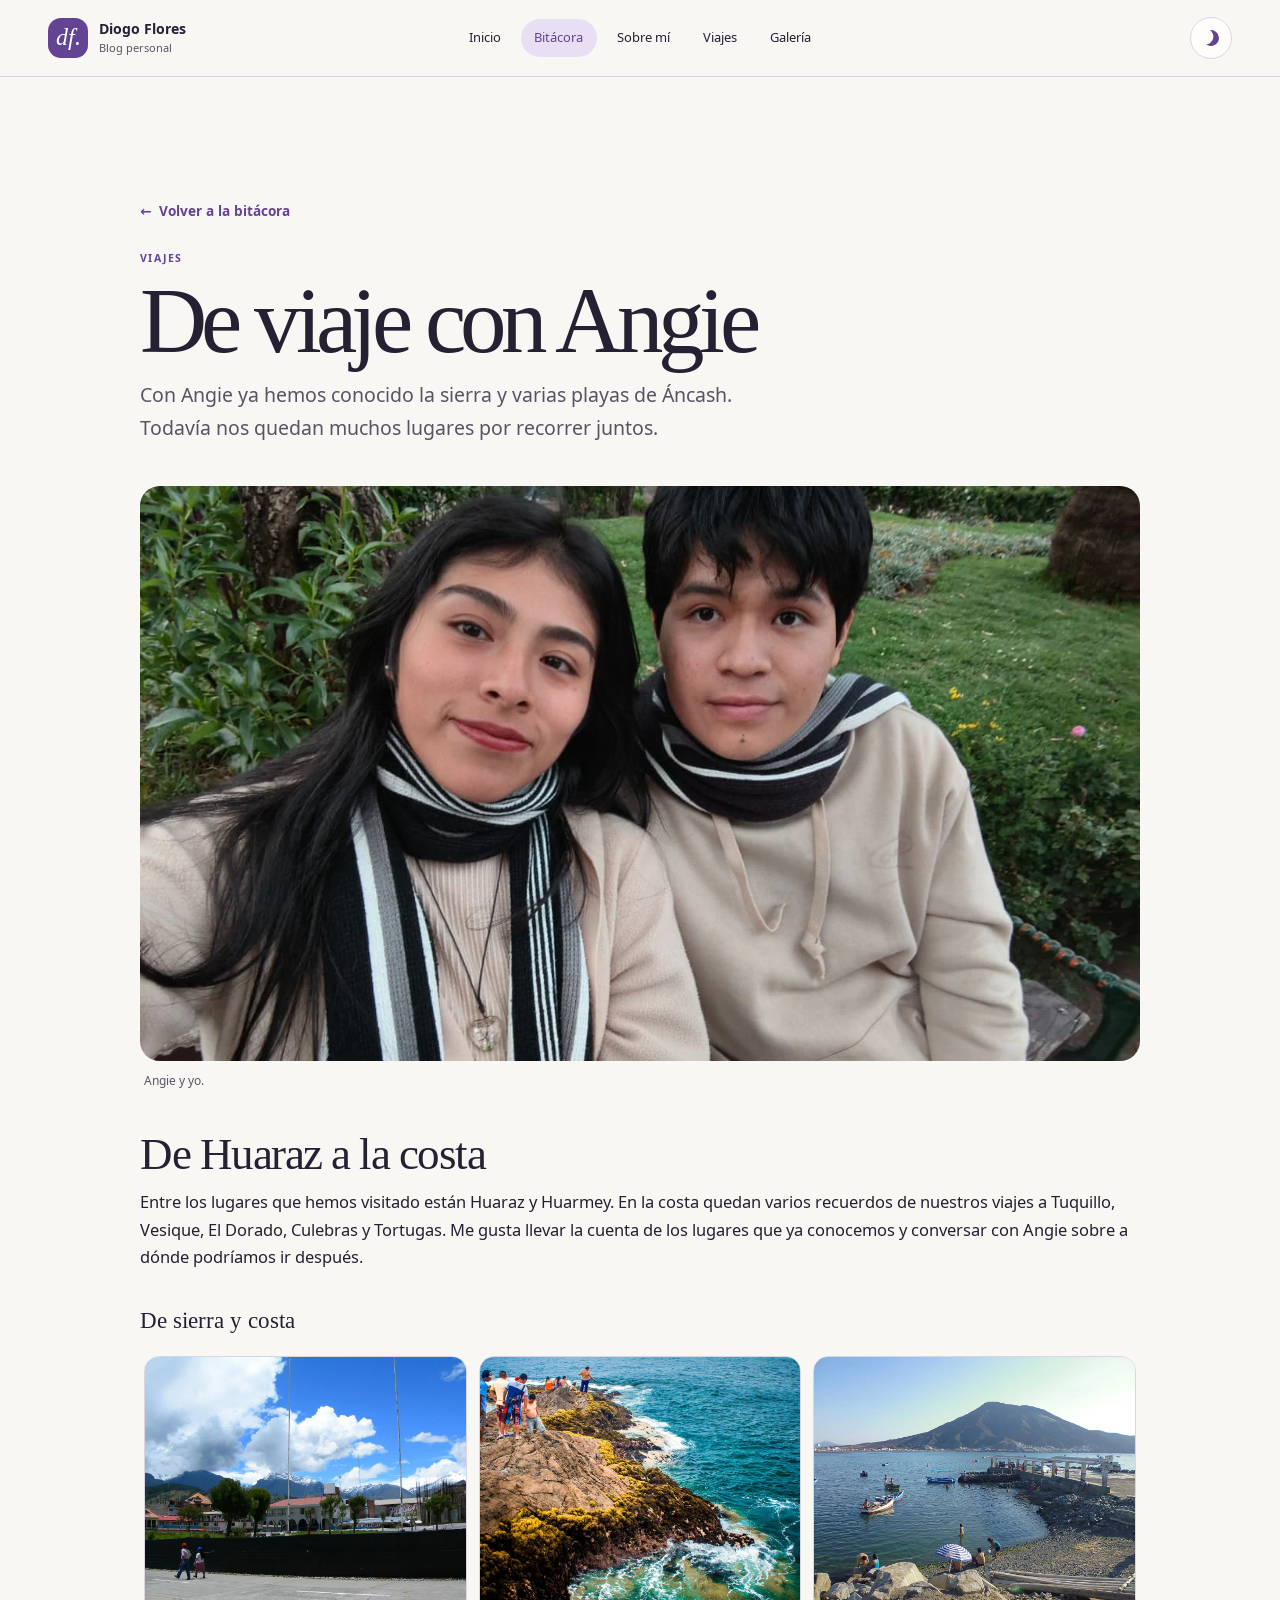
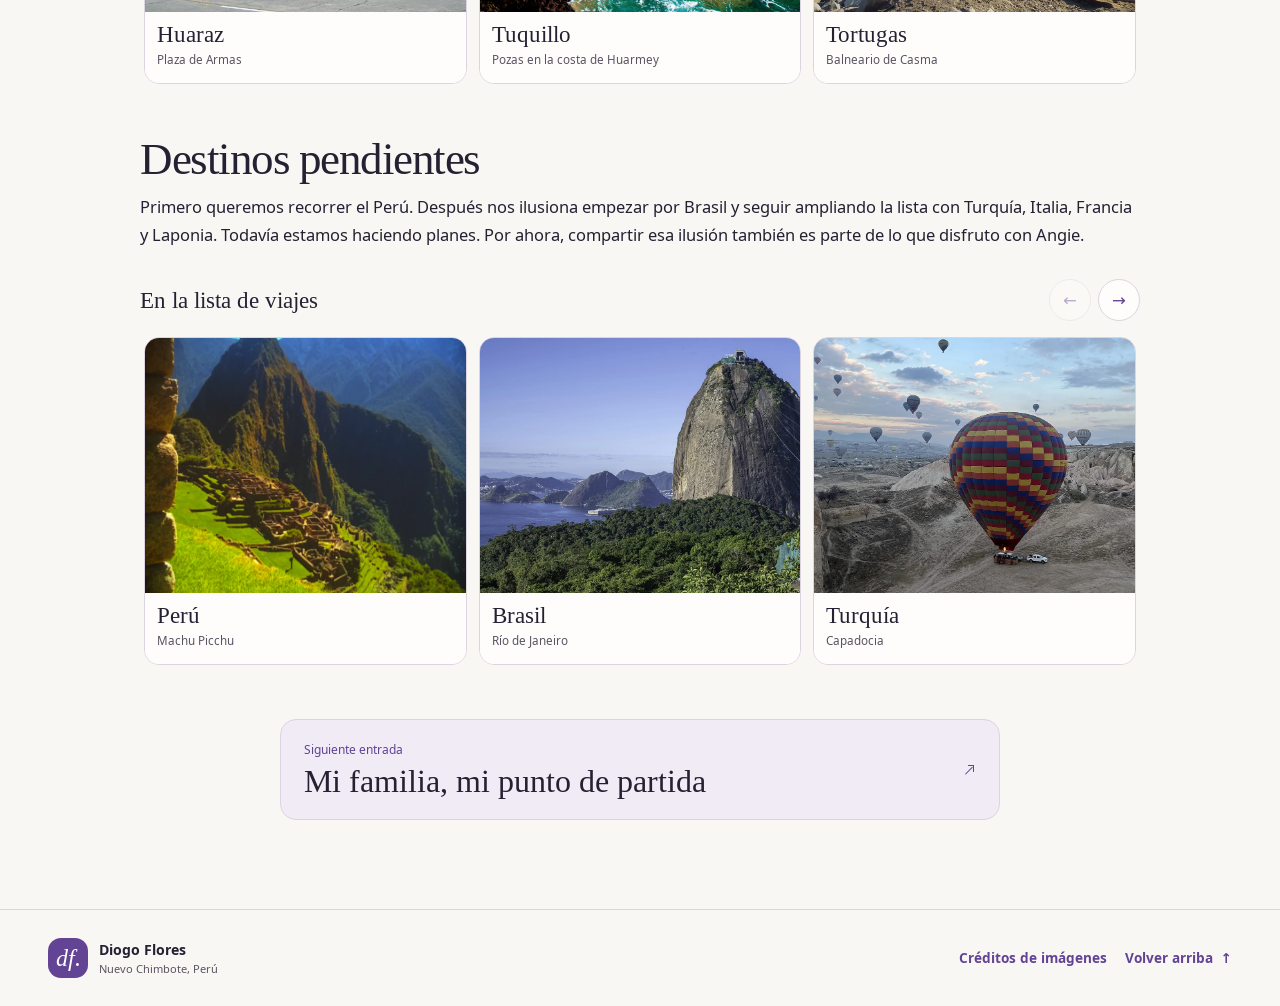
<file: public/bitacora/viajes-con-angie.html>
<!doctype html>
<html lang="es-PE">
<head>
  <meta charset="utf-8">
  <meta name="viewport" content="width=device-width, initial-scale=1">
  <meta name="description" content="Con Angie ya hemos conocido la sierra y varias playas de Áncash. Todavía nos quedan muchos lugares por recorrer juntos.">
  <meta name="theme-color" content="#f9f7f4">
  <link rel="icon" href="../assets/icon.svg" type="image/svg+xml">
  <link rel="stylesheet" href="../assets/styles.css">
  <script src="../assets/theme.js"></script>
  <script src="../assets/site.js" defer></script>
  <title>De viaje con Angie | Diogo Flores</title>
</head>
<body class="article-page article-angie">
  <a class="skip-link" href="#contenido">Saltar al contenido</a>
  <div id="inicio" class="page-top"></div>
  <header class="site-header">
    <div class="wrap topbar">
      <a class="brand" href="../index.html#inicio" aria-label="Diogo Flores, inicio"><span class="brand-mark" aria-hidden="true">df.</span><span>Diogo Flores<small>Blog personal</small></span></a>
      <nav class="site-nav" id="navegacion" aria-label="Navegación principal">
        <a href="../index.html#inicio">Inicio</a><a href="../index.html#bitacora" aria-current="true">Bitácora</a><a href="../index.html#sobre-mi">Sobre mí</a><a href="../index.html#viajes">Viajes</a><a href="../index.html#galeria">Galería</a>
      </nav>
      <div class="header-actions">
        <button class="icon-button theme-button" type="button" aria-label="Activar tema oscuro" aria-pressed="false" hidden><span class="theme-icon" aria-hidden="true"></span></button>
        <button class="icon-button menu-button" type="button" aria-label="Abrir menú" aria-controls="navegacion" aria-expanded="false" hidden><span class="menu-icon" aria-hidden="true"></span></button>
      </div>
    </div>
    <span class="progress" aria-hidden="true"></span>
  </header>
  <main id="contenido">
    <article class="wrap post">
      <header class="post-heading">
        <a class="inline-link" href="../index.html#bitacora"><span aria-hidden="true">←</span> Volver a la bitácora</a>
        <p class="story-topic">Viajes</p>
        <h1>De viaje con Angie</h1>
        <p class="post-lead">Con Angie ya hemos conocido la sierra y varias playas de Áncash. Todavía nos quedan muchos lugares por recorrer juntos.</p>
      </header>
      <figure class="post-photo">
        <img src="../assets/angie.webp" alt="Angie y Diogo juntos en un parque" width="1280" height="960" fetchpriority="high">
        <figcaption>Angie y yo.</figcaption>
      </figure>
      <div class="post-body">
        <h2 id="ancash">De Huaraz a la costa</h2>
        <p>Entre los lugares que hemos visitado están Huaraz y Huarmey. En la costa quedan varios recuerdos de nuestros viajes a Tuquillo, Vesique, El Dorado, Culebras y Tortugas. Me gusta llevar la cuenta de los lugares que ya conocemos y conversar con Angie sobre a dónde podríamos ir después.</p>
        <div class="photo-rail post-wide">
          <div class="rail-top">
            <h3>De sierra y costa</h3>
            <div class="rail-controls" hidden>
              <button type="button" data-rail-step="-1" aria-label="Foto anterior de de sierra y costa">←</button>
              <button type="button" data-rail-step="1" aria-label="Foto siguiente de de sierra y costa">→</button>
            </div>
          </div>
          <div class="rail-track">
            <a class="place-card place-huaraz" href="../assets/lugares/huaraz.webp" data-caption="Huaraz · Plaza de Armas">
              <img src="../assets/lugares/huaraz.webp" alt="" width="1229" height="922" loading="lazy">
              <span><strong>Huaraz</strong><small>Plaza de Armas</small></span>
            </a>
            <a class="place-card place-tuquillo" href="../assets/lugares/tuquillo.webp" data-caption="Tuquillo · Pozas en la costa de Huarmey">
              <img src="../assets/lugares/tuquillo.webp" alt="" width="958" height="1440" loading="lazy">
              <span><strong>Tuquillo</strong><small>Pozas en la costa de Huarmey</small></span>
            </a>
            <a class="place-card place-tortugas" href="../assets/lugares/tortugas.webp" data-caption="Tortugas · Balneario de Casma">
              <img src="../assets/lugares/tortugas.webp" alt="" width="1280" height="960" loading="lazy">
              <span><strong>Tortugas</strong><small>Balneario de Casma</small></span>
            </a>
          </div>
        </div>
        <h2 id="pendientes">Destinos pendientes</h2>
        <p>Primero queremos recorrer el Perú. Después nos ilusiona empezar por Brasil y seguir ampliando la lista con Turquía, Italia, Francia y Laponia. Todavía estamos haciendo planes. Por ahora, compartir esa ilusión también es parte de lo que disfruto con Angie.</p>
        <div class="photo-rail post-wide">
          <div class="rail-top">
            <h3>En la lista de viajes</h3>
            <div class="rail-controls" hidden>
              <button type="button" data-rail-step="-1" aria-label="Foto anterior de en la lista de viajes">←</button>
              <button type="button" data-rail-step="1" aria-label="Foto siguiente de en la lista de viajes">→</button>
            </div>
          </div>
          <div class="rail-track">
            <a class="place-card place-peru" href="../assets/lugares/peru.webp" data-caption="Perú · Machu Picchu">
              <img src="../assets/lugares/peru.webp" alt="" width="1053" height="1440" loading="lazy">
              <span><strong>Perú</strong><small>Machu Picchu</small></span>
            </a>
            <a class="place-card place-brasil" href="../assets/lugares/brasil.webp" data-caption="Brasil · Río de Janeiro">
              <img src="../assets/lugares/brasil.webp" alt="" width="1280" height="792" loading="lazy">
              <span><strong>Brasil</strong><small>Río de Janeiro</small></span>
            </a>
            <a class="place-card place-turquia" href="../assets/lugares/turquia.webp" data-caption="Turquía · Capadocia">
              <img src="../assets/lugares/turquia.webp" alt="" width="960" height="1280" loading="lazy">
              <span><strong>Turquía</strong><small>Capadocia</small></span>
            </a>
            <a class="place-card place-italia" href="../assets/lugares/italia.webp" data-caption="Italia · Coliseo de Roma">
              <img src="../assets/lugares/italia.webp" alt="" width="1280" height="853" loading="lazy">
              <span><strong>Italia</strong><small>Coliseo de Roma</small></span>
            </a>
            <a class="place-card place-francia" href="../assets/lugares/francia.webp" data-caption="Francia · Torre Eiffel, París">
              <img src="../assets/lugares/francia.webp" alt="" width="960" height="1440" loading="lazy">
              <span><strong>Francia</strong><small>Torre Eiffel, París</small></span>
            </a>
            <a class="place-card place-laponia" href="../assets/lugares/laponia.webp" data-caption="Laponia · Aurora boreal en Inari, Finlandia">
              <img src="../assets/lugares/laponia.webp" alt="" width="1280" height="853" loading="lazy">
              <span><strong>Laponia</strong><small>Aurora boreal en Inari, Finlandia</small></span>
            </a>
          </div>
        </div>
      </div>
      <nav class="next-post" aria-label="Seguir leyendo">
        <a href="./mi-familia.html"><span>Siguiente entrada</span><strong>Mi familia, mi punto de partida</strong><span class="next-arrow arrow-diagonal" aria-hidden="true"></span></a>
      </nav>
    </article>
    <dialog class="lightbox" aria-label="Álbum de fotos">
        <div class="lightbox-panel">
          <button class="lightbox-close" type="button" aria-label="Cerrar foto" autofocus>×</button>
          <figure><img src="../assets/lugares/huaraz.webp" loading="lazy" alt=""><figcaption aria-live="polite"></figcaption></figure>
          <div class="lightbox-controls"><button type="button" data-photo-step="-1" aria-label="Foto anterior">←</button><span class="photo-count" aria-hidden="true"></span><button type="button" data-photo-step="1" aria-label="Foto siguiente">→</button></div>
        </div>
      </dialog>
  </main>
  <footer class="site-footer">
    <div class="wrap footer-inner">
      <a class="brand" href="../index.html#inicio" aria-label="Diogo Flores, inicio"><span class="brand-mark" aria-hidden="true">df.</span><span>Diogo Flores<small>Nuevo Chimbote, Perú</small></span></a>
      <div class="footer-links"><a class="inline-link" href="../creditos.html">Créditos de imágenes</a><a class="inline-link" href="#inicio">Volver arriba <span aria-hidden="true">↑</span></a></div>
    </div>
  </footer>
</body>
</html>
</file>
<file: public/assets/styles.css>
@font-face {
  font-family: Blog Sans;
  src: url("./blog-sans.woff") format("woff");
  font-weight: 400;
  font-display: swap;
}
@font-face {
  font-family: Blog Sans;
  src: url("./blog-sans-bold.woff") format("woff");
  font-weight: 700;
  font-display: swap;
}
@font-face {
  font-family: Blog Serif;
  src: url("./blog-serif.woff") format("woff");
  font-weight: 400;
  font-display: swap;
}
@font-face {
  font-family: Blog Serif;
  src: url("./blog-serif-italic.woff") format("woff");
  font-style: italic;
  font-weight: 400;
  font-display: swap;
}

:root {
  color-scheme: light;
  --paper: #f9f7f4;
  --surface: #fffdfb;
  --band: #f0ebf5;
  --ink: #252032;
  --muted: #595362;
  --accent: #624394;
  --soft: #e9dff5;
  --line: #dcd4e1;
  --on-accent: #fff;
  --action: #392852;
  --shadow: 0 18px 50px #2d194513;
  --display: Blog Serif, Georgia, serif;
  --body: Blog Sans, system-ui, sans-serif;
  --ease: cubic-bezier(.2,.75,.2,1);
  --header-height: 76px;
}
@media (prefers-color-scheme: dark) {
  :root:not([data-theme]) {
    color-scheme: dark;
    --paper: #18151f;
    --surface: #211d29;
    --band: #241d30;
    --ink: #faf4ff;
    --muted: #cdc3d4;
    --accent: #d0b4fb;
    --soft: #34264a;
    --line: #473a53;
    --on-accent: #251935;
    --action: #e0cafa;
    --shadow: 0 18px 50px #0c07184d;
  }
}
:root[data-theme="dark"] {
  color-scheme: dark;
  --paper: #18151f;
  --surface: #211d29;
  --band: #241d30;
  --ink: #faf4ff;
  --muted: #cdc3d4;
  --accent: #d0b4fb;
  --soft: #34264a;
  --line: #473a53;
  --on-accent: #251935;
  --action: #e0cafa;
  --shadow: 0 18px 50px #0c07184d;
}
*, *::before, *::after { box-sizing: border-box; }
html { scroll-behavior: smooth; scroll-padding-top: calc(var(--header-height) + 16px); }
body { margin: 0; min-width: 280px; background: var(--paper); color: var(--ink); font: 400 1rem/1.68 var(--body); }
body.modal-open { overflow: hidden; }
[hidden] { display: none !important; }
h1, h2, h3, p, figure { margin: 0; }
h1, h2, h3 { font-family: var(--display); font-weight: 400; }
em { color: var(--accent); }
a { color: inherit; text-decoration: none; }
button { font: inherit; color: inherit; cursor: pointer; }
img { display: block; max-width: 100%; }
:focus-visible { outline: 3px solid var(--accent); outline-offset: 5px; }
::selection { background: var(--soft); color: var(--ink); }
.sr-only, .skip-link:not(:focus) { position: absolute; width: 1px; height: 1px; overflow: hidden; clip-path: inset(50%); white-space: nowrap; }
.skip-link:focus { position: fixed; z-index: 20; left: 1rem; top: 1rem; padding: .7rem 1rem; background: var(--surface); border-radius: .6rem; }
.wrap { width: min(100% - 96px, 1184px); margin-inline: auto; }
.section-pad { padding-block: clamp(62px, 8vw, 104px); }

.site-header { position: sticky; z-index: 5; top: 0; border-bottom: 1px solid var(--line); background: var(--paper); }
@supports (background: color-mix(in srgb, white, transparent)) {
  .site-header { background: color-mix(in srgb, var(--paper) 92%, transparent); backdrop-filter: blur(16px); }
}
.topbar { min-height: var(--header-height); display: grid; grid-template-columns: 1fr auto 1fr; align-items: center; gap: 1.25rem; }
.brand { display: inline-flex; align-items: center; gap: .68rem; width: fit-content; font-size: .88rem; font-weight: 700; line-height: 1.3; }
.brand small { display: block; margin-top: .18rem; font-size: .69rem; font-weight: 400; color: var(--muted); }
.brand-mark { flex: none; display: grid; place-items: center; width: 40px; height: 40px; border-radius: 13px; color: var(--on-accent); background: var(--accent); font: italic 1.48rem/1 var(--display); }
.site-nav { display: flex; align-items: center; gap: 6px; font-size: .81rem; }
.site-nav a { padding: .48rem .85rem; border-radius: 100px; transition: background .24s, color .24s; }
.site-nav a:hover, .site-nav a[aria-current] { background: var(--soft); color: var(--accent); }
.header-actions { display: flex; justify-content: end; gap: 8px; }
.icon-button { display: grid; place-items: center; width: 42px; height: 42px; padding: 0; border: 1px solid var(--line); border-radius: 50%; background: var(--surface); color: var(--accent); transition: background .24s, transform .24s; }
.icon-button:hover { transform: translateY(-2px); background: var(--soft); }
.theme-icon { width: 16px; height: 16px; border-radius: 50%; box-shadow: inset -5px -3px 0 currentColor; transform: rotate(-17deg); }
.theme-button[aria-pressed="true"] .theme-icon { width: 13px; height: 13px; border: 2px solid currentColor; box-shadow: 0 -9px 0 -5px currentColor, 0 9px 0 -5px currentColor, -9px 0 0 -5px currentColor, 9px 0 0 -5px currentColor; transform: rotate(0); }
.menu-button { display: none; }
.menu-icon, .menu-icon::before { display: block; width: 16px; height: 1.5px; background: currentColor; }
.menu-icon { position: relative; transform: translateY(3px); }
.menu-icon::before { content: ""; position: absolute; transform: translateY(-6px); }
.progress { position: absolute; inset: auto 0 -1px; height: 2px; transform: scaleX(var(--progress, 0)); transform-origin: left; background: var(--accent); pointer-events: none; }

.hero { min-height: 594px; display: grid; grid-template-columns: minmax(0, .73fr) minmax(0, 1.27fr); gap: clamp(30px, 4vw, 64px); align-items: center; padding-block: 45px 56px; }
.hero-copy { position: relative; z-index: 1; animation: appear .72s var(--ease) both; }
.location { display: flex; align-items: center; gap: .65rem; margin-bottom: 1.35rem; color: var(--accent); font-size: .72rem; font-weight: 700; letter-spacing: .15em; }
.location-dot { width: 8px; height: 8px; border-radius: 50%; background: currentColor; box-shadow: 0 0 0 4px var(--soft); margin-left: 4px; }
.hero h1 { font-size: clamp(55px, 6.8vw, 102px); line-height: .93; letter-spacing: -.065em; }
.hero h1 em { white-space: nowrap; }
.hero-intro { max-width: 43ch; margin-top: 1.75rem; color: var(--muted); font-size: clamp(.95rem, 1.25vw, 1.075rem); }
.hero-actions { display: flex; align-items: center; flex-wrap: wrap; gap: .6rem; margin-top: 1.55rem; }
.button { min-height: 48px; display: inline-flex; align-items: center; justify-content: center; gap: 1rem; border-radius: 100px; padding: .65rem 1.15rem; font-size: .83rem; font-weight: 700; transition: background .24s, color .24s, transform .24s var(--ease); }
.button span, .inline-link span, .story-open span { display: inline-block; transition: transform .24s var(--ease); }
.button:hover span, .inline-link:hover span, .story-card a:hover .story-open span { transform: translate(2px, -2px); }
.arrow-diagonal { position: relative; display: inline-block; flex: none; width: .8rem; height: .8rem; }
.arrow-diagonal::before { content: ""; position: absolute; width: .65rem; height: 1.4px; left: .04rem; top: .4rem; background: currentColor; transform: rotate(-45deg); }
.arrow-diagonal::after { content: ""; position: absolute; width: .38rem; height: .38rem; top: .14rem; right: .12rem; border-top: 1.4px solid currentColor; border-right: 1.4px solid currentColor; }
.button-primary { background: var(--action); color: var(--on-accent); }
.button-primary:hover { background: var(--accent); transform: translateY(-2px); }
.button-text { color: var(--accent); }
.button-text:hover { background: var(--soft); }
/* The links remain readable and usable before the interactive panel behavior loads. */
.feature-rack { display: flex; align-items: center; gap: 9px; width: 100%; min-width: 0; min-height: 0; --panel-height: clamp(395px, 38vw, 533px); animation: appear .8s .08s var(--ease) both; }
.feature-panel { position: relative; display: flex; align-items: flex-end; filter: saturate(.72); flex: 1 1 0; min-width: 0; height: calc(var(--panel-height) - 72px); overflow: hidden; isolation: isolate; border-radius: 11px; background: #2a2230; color: white; transition: flex-grow .54s var(--ease), height .54s var(--ease), filter .4s; }
.feature-panel.is-active, .feature-panel:focus-visible { flex-grow: 3.85; height: var(--panel-height); filter: saturate(1); }
.feature-panel img { position: absolute; z-index: -2; inset: 0; width: 100%; height: 100%; object-fit: cover; transition: transform .65s var(--ease), object-position .54s var(--ease); }
.feature-panel::before { content: ""; position: absolute; z-index: -1; inset: 0; background: linear-gradient(180deg, #170c1c00 44%, #170c1cc4 100%); }
.feature-panel.is-active img { transform: scale(1.022); }
.feature-diogo img { object-position: 56% 43%; }
.feature-family img { object-position: 52% 51%; }
.feature-angie img { object-position: 52% 49%; }
.feature-gym img { object-position: 54% 70%; }
.feature-caption { min-width: 0; padding: 0 .6rem .8rem; }
.feature-caption span { display: none; margin-bottom: .28rem; color: #f1dcff; font-size: .67rem; font-weight: 700; letter-spacing: .13em; text-transform: uppercase; }
.feature-caption strong { display: block; font: 400 clamp(.88rem, 1.28vw, 1.17rem)/1.05 var(--display); text-wrap: balance; }
.feature-panel.is-active .feature-caption, .feature-panel:focus-visible .feature-caption { padding: 0 clamp(.9rem, 2vw, 1.7rem) clamp(1rem, 2vw, 1.65rem); }
.feature-panel.is-active .feature-caption span, .feature-panel:focus-visible .feature-caption span { display: block; }
.feature-panel.is-active .feature-caption strong, .feature-panel:focus-visible .feature-caption strong { font-size: clamp(1.8rem, 3.45vw, 3.5rem); letter-spacing: -.04em; }
@keyframes appear { from { opacity: 0; transform: translateY(16px); } to { opacity: 1; transform: translateY(0); } }

.stories { background: var(--band); border-block: 1px solid var(--line); }
.section-header { display: flex; justify-content: space-between; align-items: end; gap: 1rem; margin-bottom: 28px; }
.section-header h2, .about h2 { font-size: clamp(3.2rem, 6.25vw, 5.65rem); line-height: .94; letter-spacing: -.059em; }
.section-header p { color: var(--muted); margin-block: .8rem 0; font-size: .98rem; }
.filters { display: flex; flex-wrap: wrap; gap: .25rem; width: fit-content; padding: .24rem; background: var(--surface); border: 1px solid var(--line); border-radius: 100px; }
.filters button { min-height: 38px; padding: .28rem .78rem; color: var(--muted); background: transparent; border: 0; border-radius: 100px; font-size: .77rem; transition: background .22s, color .22s; }
.filters button:hover { background: var(--soft); color: var(--accent); }
.filters button[aria-pressed="true"] { background: var(--accent); color: var(--on-accent); }
.story-grid { display: grid; grid-template-columns: repeat(3, minmax(0, 1fr)); gap: clamp(14px, 2vw, 26px); align-items: stretch; }
.story-card { border: 1px solid var(--line); border-radius: 18px; background: var(--surface); transition: box-shadow .35s var(--ease), transform .35s var(--ease); }
.story-card:hover { transform: translateY(-5px); box-shadow: var(--shadow); }
.story-card a { height: 100%; display: flex; flex-direction: column; border-radius: inherit; overflow: hidden; }
.story-photo { aspect-ratio: 1.64; overflow: hidden; background: var(--soft); }
.story-photo img, .gallery-tile img { width: 100%; height: 100%; object-fit: cover; transition: transform .65s var(--ease); }
.story-card a:hover img, .gallery-tile:hover img { transform: scale(1.045); }
.photo-family img { object-position: 55% center; }
.photo-uns img { object-position: center 48%; }
.photo-travel img { object-position: center 59%; }
.story-copy { flex: 1; display: flex; flex-direction: column; padding: clamp(17px, 2vw, 25px); }
.story-topic { color: var(--accent); text-transform: uppercase; letter-spacing: .14em; font-size: .66rem; font-weight: 700; }
.story-copy h3 { margin-block: .5rem .55rem; font-size: clamp(1.65rem, 2.4vw, 2.3rem); line-height: 1.02; letter-spacing: -.034em; }
.story-copy p:not(.story-topic) { color: var(--muted); font-size: .87rem; }
.story-open, .inline-link { color: var(--accent); font-size: .85rem; font-weight: 700; }
.story-open { display: flex; align-items: center; justify-content: space-between; margin-top: auto; padding-top: 1.2rem; }
.inline-link { display: inline-flex; align-items: center; gap: .48rem; width: fit-content; }
.inline-link:hover { text-decoration: underline; text-underline-offset: .22em; }

.about { display: grid; grid-template-columns: .85fr 1.15fr; gap: clamp(28px, 9vw, 124px); align-items: center; max-width: 1060px; }
.about-photo { padding: 10px; border: 1px solid var(--line); background: var(--surface); border-radius: 20px; box-shadow: var(--shadow); }
.about-photo img { width: 100%; height: clamp(300px, 36vw, 460px); border-radius: 13px; object-fit: cover; object-position: center 46%; }
.about-photo figcaption, .post-photo figcaption { padding: .65rem .25rem .1rem; color: var(--muted); font-size: .75rem; }
.about-copy p { max-width: 52ch; margin-top: 1.2rem; color: var(--muted); }
.about-copy .inline-link { margin-top: 1.3rem; }

.travel-preview { background: var(--surface); border-top: 1px solid var(--line); }
.travel-preview-grid { display: grid; grid-template-columns: 1.24fr 1fr; gap: 14px; }
.travel-feature { position: relative; display: flex; align-items: flex-end; min-height: clamp(275px, 32vw, 408px); overflow: hidden; isolation: isolate; border-radius: 17px; background: #2c2434; color: white; }
.travel-feature img { position: absolute; z-index: -2; inset: 0; width: 100%; height: 100%; object-fit: cover; transition: transform .65s var(--ease); }
.travel-feature::after { content: ""; position: absolute; z-index: -1; inset: 0; background: linear-gradient(180deg, transparent 38%, #160e20db); }
.travel-feature:hover img, .travel-feature:focus-visible img { transform: scale(1.055); }
.travel-feature > span { display: grid; gap: .45rem; padding: clamp(1rem, 3vw, 2rem); }
.travel-feature small { color: #f0e2ff; font-size: .72rem; letter-spacing: .11em; text-transform: uppercase; font-weight: 700; }
.travel-feature strong { font: 400 clamp(1.8rem, 4.2vw, 3.8rem)/.95 var(--display); letter-spacing: -.04em; }

.gallery { border-top: 1px solid var(--line); background: var(--band); }
.gallery-grid { display: grid; grid-template-columns: repeat(6, minmax(0, 1fr)); grid-auto-rows: clamp(110px, 16vw, 207px); gap: 12px; }
.gallery-tile { position: relative; isolation: isolate; overflow: hidden; border-radius: 15px; background: var(--soft); }
.gallery-tile::after { content: ""; position: absolute; inset: 44% 0 0; background: linear-gradient(transparent, #17101ddd); pointer-events: none; }
.gallery-tile span { position: absolute; z-index: 1; left: .9rem; bottom: .62rem; color: white; font-size: .78rem; font-weight: 700; text-shadow: 0 1px 4px #140c1a; }
.tile-brothers { grid-row: span 2; grid-column: span 2; }
.tile-cap, .tile-profile, .tile-angie, .tile-family, .tile-out { grid-column: span 2; }
.tile-gym { grid-column: span 2; }
.tile-family img { object-position: 55% 47%; }
.tile-angie img { object-position: 50% 37%; }
.tile-brothers img { object-position: 53% 44%; }
.tile-gym img { object-position: 54% 72%; }
.tile-style img { object-position: 51% 58%; }
.tile-out img { object-position: 54% 30%; }
.tile-cap img { object-position: 60% 51%; }
.tile-portrait img { object-position: 51% 37%; }
.tile-profile img { object-position: 50% 38%; }
.lightbox { width: min(96vw, 1000px); max-height: 96dvh; margin: auto; padding: 0; border: 1px solid var(--line); border-radius: 20px; background: var(--surface); color: var(--ink); box-shadow: 0 16px 50px #0006; }
.lightbox[open] { animation: appear .24s var(--ease) both; }
.lightbox::backdrop { background: #130e20d9; backdrop-filter: blur(6px); }
.lightbox-panel { position: relative; padding: 14px; }
.lightbox figure { text-align: center; }
.lightbox img { width: 100%; height: min(70dvh, 650px); border-radius: 12px; object-fit: contain; background: #191421; }
.lightbox figcaption { margin: .65rem 2rem .3rem; font-size: .9rem; }
.lightbox-close, .lightbox-controls button { display: grid; place-items: center; width: 42px; height: 42px; border-radius: 50%; border: 1px solid var(--line); background: var(--surface); font-size: 1.25rem; transition: background .22s; }
.lightbox-close:hover, .lightbox-controls button:hover { background: var(--soft); }
.lightbox-close { position: absolute; z-index: 1; right: 24px; top: 24px; font-size: 1.65rem; line-height: 1; }
.lightbox-controls { display: flex; align-items: center; justify-content: center; gap: 1rem; font-size: .78rem; font-variant-numeric: tabular-nums; color: var(--muted); }

.site-footer { border-top: 1px solid var(--line); }
.footer-links { display: flex; flex-wrap: wrap; gap: .55rem 1.15rem; }
.footer-inner { display: flex; flex-wrap: wrap; align-items: center; justify-content: space-between; gap: 1rem; padding-block: 28px; }

.post { max-width: 1000px; padding-block: clamp(50px, 7vw, 90px); }
.post-heading, .post-body, .post-wide { width: 100%; margin-block: 1.9rem 2.6rem; }
.photo-rail { display: grid; gap: .65rem; }
.rail-top { display: flex; align-items: center; justify-content: space-between; gap: .65rem; }
.rail-top h3 { font-size: 1.45rem; }
.rail-controls { display: flex; gap: .45rem; }
.rail-controls button { min-width: 42px; min-height: 42px; border-radius: 50%; border: 1px solid var(--line); background: var(--surface); color: var(--accent); transition: color .22s, background .22s; }
.rail-controls button:hover:not(:disabled) { background: var(--soft); }
.rail-controls button:disabled { cursor: auto; opacity: .42; }
.rail-track { position: relative; display: flex; gap: 12px; overflow-x: auto; scroll-snap-type: x mandatory; scrollbar-width: thin; scrollbar-color: var(--accent) var(--band); padding: 5px 4px 10px; }
.place-card { display: grid; flex: 0 0 calc((100% - 24px) / 3); min-width: 0; overflow: hidden; scroll-margin-inline: 4px; scroll-snap-align: start; border: 1px solid var(--line); border-radius: 15px; background: var(--surface); }
.place-card img { width: 100%; height: clamp(165px, 22vw, 255px); object-fit: cover; transition: transform .5s var(--ease); }
.place-card:hover img { transform: scale(1.035); }
.place-card span { display: grid; align-content: start; padding: .72rem .75rem .8rem; gap: .16rem; position: relative; background: var(--surface); }
.place-card strong { font: 400 1.42rem/1.08 var(--display); }
.place-card small { color: var(--muted); font-size: .73rem; }
.article-uns .post-photo img { object-position: center 54%; }
.institution-photo { display: block; border: 1px solid var(--line); border-radius: 16px; overflow: hidden; background: var(--surface); }
.institution-photo img { width: 100%; height: auto; }
.credits-list { padding: 0; list-style: none; }
.credits-list li { display: grid; gap: .2rem; padding: .85rem 0; border-bottom: 1px solid var(--line); }
.credits-list small { color: var(--muted); }
.credits-list a { color: var(--accent); text-decoration: underline; text-underline-offset: .18em; }

.next-post { width: min(100%, 720px); margin-inline: auto; }
.post-heading .inline-link { margin-bottom: 1.7rem; }
.post-heading h1 { margin: .62rem 0 .9rem; font-size: clamp(3rem, 7.3vw, 6.5rem); letter-spacing: -.06em; line-height: .93; }
.post-lead { font-size: clamp(1rem, 2vw, 1.22rem); max-width: 58ch; color: var(--muted); }
.post-photo { margin: 32px auto 0; }
.post-photo img { width: 100%; max-height: 575px; height: clamp(275px, 55vw, 575px); object-fit: cover; border-radius: 20px; background: var(--soft); }
.article-angie .post-photo img { object-position: center 37%; }
.post-body { margin-top: 2.3rem; font-size: 1.03rem; }
.post-body h2 { margin-block: 1.9rem .6rem; font-size: clamp(1.85rem, 4vw, 2.8rem); line-height: 1.08; letter-spacing: -.033em; }
.post-body p { margin-bottom: 1rem; }
.timeline { margin-block: 1.4rem 2rem; padding: 0; list-style: none; border-left: 2px solid var(--line); }
.timeline li { position: relative; display: grid; gap: .16rem; padding: .5rem 1.1rem .7rem; }
.timeline li::before { content: ""; position: absolute; top: 1rem; left: -5px; width: 8px; height: 8px; border-radius: 50%; background: var(--accent); }
.timeline span { color: var(--accent); font-size: .83rem; }
.next-post { margin-top: 2.8rem; }
.next-post a { display: grid; grid-template-columns: 1fr auto; align-items: center; gap: .2rem .8rem; padding: 1.25rem 1.45rem; background: var(--band); border: 1px solid var(--line); border-radius: 16px; transition: background .22s; }
.next-post a:hover { background: var(--soft); }
.next-post a span:first-child { color: var(--accent); font-size: .75rem; grid-column: 1; }
.next-post strong { font: 400 clamp(1.35rem, 3vw, 2rem)/1.1 var(--display); }
.next-arrow { color: var(--accent); grid-area: 1 / 2 / 3 / 3; font-size: 1.3rem; }

@media (max-width: 900px) {
  .wrap { width: min(100% - 56px, 1184px); }
  .hero { gap: 25px; min-height: 500px; }
  .hero h1 { font-size: clamp(48px, 6.4vw, 72px); }
  .feature-rack { --panel-height: 398px; gap: 6px; }
  .feature-caption { padding-inline: .3rem; }
  .feature-caption strong { font-size: .78rem; }
  .gallery-grid { grid-template-columns: repeat(4, minmax(0, 1fr)); grid-auto-rows: clamp(115px, 20vw, 200px); }
  .tile-brothers { grid-row: auto; }
  .tile-cap, .tile-profile, .tile-angie, .tile-family { grid-column: auto; }
}
@media (max-width: 680px) {
  :root { --header-height: 63px; }
  .wrap { width: calc(100% - 36px); }
  .topbar { display: flex; flex-wrap: wrap; justify-content: space-between; gap: 0; }
  .brand { min-height: var(--header-height); }
  .site-nav { order: 3; width: 100%; justify-content: center; flex-wrap: wrap; padding-bottom: .55rem; }
  .site-nav a { padding-inline: .67rem; }
  .nav-ready .menu-button { display: grid; }
  .nav-ready .site-nav { display: none; }
  .nav-ready .site-nav.is-open { display: flex; animation: appear .22s var(--ease); }
  .hero { grid-template-columns: 1fr; gap: 25px; padding-block: 44px 51px; }
  .hero h1 { font-size: clamp(58px, 13.5vw, 86px); }
  .hero-intro { margin-top: 1.25rem; }
  .hero-actions { margin-top: 1.2rem; }
  .feature-rack { --panel-height: clamp(300px, 88vw, 434px); gap: 7px; overflow-x: auto; scroll-snap-type: x mandatory; scrollbar-width: thin; scrollbar-color: var(--accent) var(--soft); padding: 5px 4px 8px; }
  .feature-panel, .feature-panel.is-active, .feature-panel:focus-visible { flex: 0 0 76%; height: var(--panel-height); filter: none; scroll-snap-align: start; scroll-margin-inline: 4px; }
  .feature-panel .feature-caption { padding: 0 1rem 1rem; }
  .feature-panel .feature-caption span { display: block; }
  .feature-panel .feature-caption strong { font-size: 2rem; letter-spacing: -.04em; }
  .travel-preview-grid { grid-template-columns: 1fr; }
  .travel-feature { min-height: clamp(220px, 63vw, 325px); }
  .place-card { flex-basis: 68%; }
  .section-header { align-items: start; flex-direction: column; margin-bottom: 22px; }
  .story-grid { grid-template-columns: 1fr; }
  .story-photo { aspect-ratio: 1.7; }
  .about { grid-template-columns: 1fr; gap: 28px; }
  .about-copy { grid-row: 1; }
  .about-photo img { height: clamp(290px, 92vw, 460px); }
  .gallery-grid { grid-template-columns: repeat(2, minmax(0, 1fr)); grid-auto-rows: clamp(120px, 41vw, 240px); gap: 8px; }
  .tile-brothers { grid-column: span 2; }
  .tile-angie img { object-position: 54% 40%; }
  .footer-inner .brand { min-height: auto; }
}
@media (max-width: 355px) {
  .wrap { width: calc(100% - 28px); }
  .hero h1 { font-size: clamp(42px, 16vw, 58px); }
  .filters button { padding-inline: .57rem; }
  .site-nav a { padding-inline: .5rem; }
  .hero-actions .button { padding-inline: .95rem; gap: .7rem; }
}
@media (prefers-reduced-motion: no-preference) {
  @view-transition { navigation: auto; }
  ::view-transition-old(root), ::view-transition-new(root) { animation-duration: .24s; }
  .reveal.pending { opacity: 0; translate: 0 17px; transition: opacity .55s var(--ease), translate .55s var(--ease); }
  .reveal.pending.visible { opacity: 1; translate: 0 0; }
}
@media (prefers-reduced-motion: reduce) {
  *, *::before, *::after { scroll-behavior: auto !important; animation: none !important; transition: none !important; }
}
</file>
